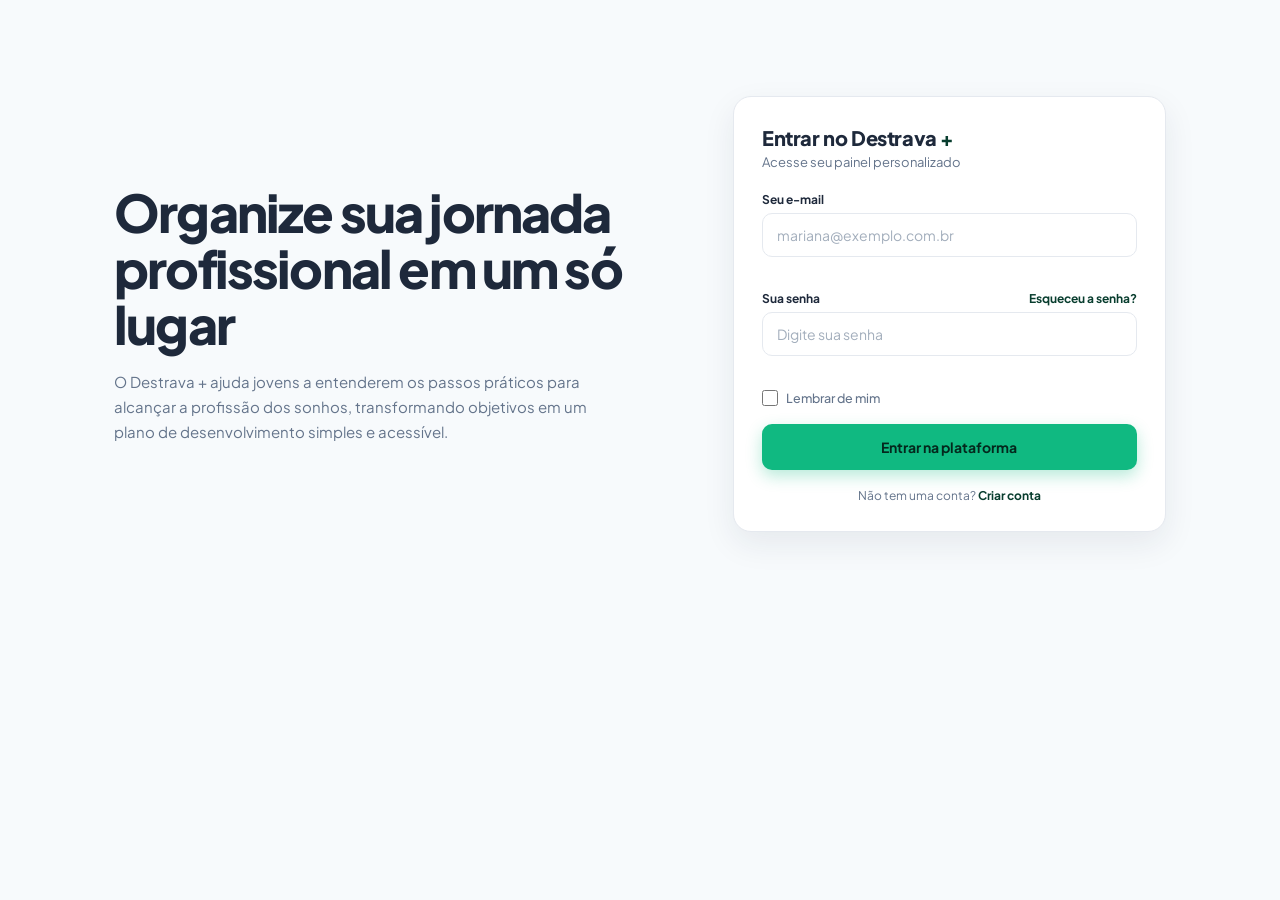
<file: index.html>
<!DOCTYPE html>
<html lang="pt-br">
<head>
    <meta charset="UTF-8">
    <meta name="viewport" content="width=device-width, initial-scale=1.0">
    <title>Login | Destrava +</title>
    <link rel="icon" type="image/png" href="assets/img/logo.png">
    <link rel="preconnect" href="https://fonts.googleapis.com">
    <link rel="preconnect" href="https://fonts.gstatic.com" crossorigin>
    <link href="https://fonts.googleapis.com/css2?family=Plus+Jakarta+Sans:wght@400;500;600;700;800&display=swap" rel="stylesheet">
    <link rel="stylesheet" href="assets/CSS/tokens.css">
    <link rel="stylesheet" href="assets/CSS/cadastro-e-login.css">
</head>
<body>

    <main id="conteudo-login">
        <section class="apresentacao">
            <h2>Organize sua jornada profissional em um só lugar</h2>
            <p>O Destrava + ajuda jovens a entenderem os passos práticos para alcançar a profissão dos sonhos, transformando objetivos em um plano de desenvolvimento simples e acessível.</p>
        </section>

        <div class="bloco bloco-login">

            <!-- LOGIN -->
            <section id="painel-login">
                <h1>Entrar no Destrava <em>+</em></h1>
                <p class="subtitulo">Acesse seu painel personalizado</p>

                <form id="form-login" action="#" method="post" novalidate>
                    <div class="campo">
                        <label for="input-email">Seu e-mail</label>
                        <input type="email" id="input-email" name="email" placeholder="mariana@exemplo.com.br" autocomplete="email" required>
                        <p class="erro" id="erro-email" role="alert"></p>
                    </div>

                    <div class="campo">
                        <div class="linha-label">
                            <label for="input-password">Sua senha</label>
                            <a href="pages/recuperar-senha.html" class="link-forgotten-password">Esqueceu a senha?</a>
                        </div>
                        <input type="password" id="input-password" name="senha" placeholder="Digite sua senha" autocomplete="current-password" required>
                        <p class="erro" id="erro-senha" role="alert"></p>
                    </div>

                    <div class="campo campo-options">
                        <label class="campo-checkbox">
                            <input type="checkbox" id="input-memory" name="lembrar">
                            Lembrar de mim
                        </label>
                    </div>

                    <button type="submit">Entrar na plataforma</button>
                </form>

                <p class="cadastro-login">
                    Não tem uma conta? <a class="link-troca" href="pages/cadastro.html">Criar conta</a>
                </p>
            </section>
        </div>
    </main>
    <script src="assets/JS/auth-utils.js"></script>
    <script src="assets/JS/login.js"></script>
</body>
</html>
</file>
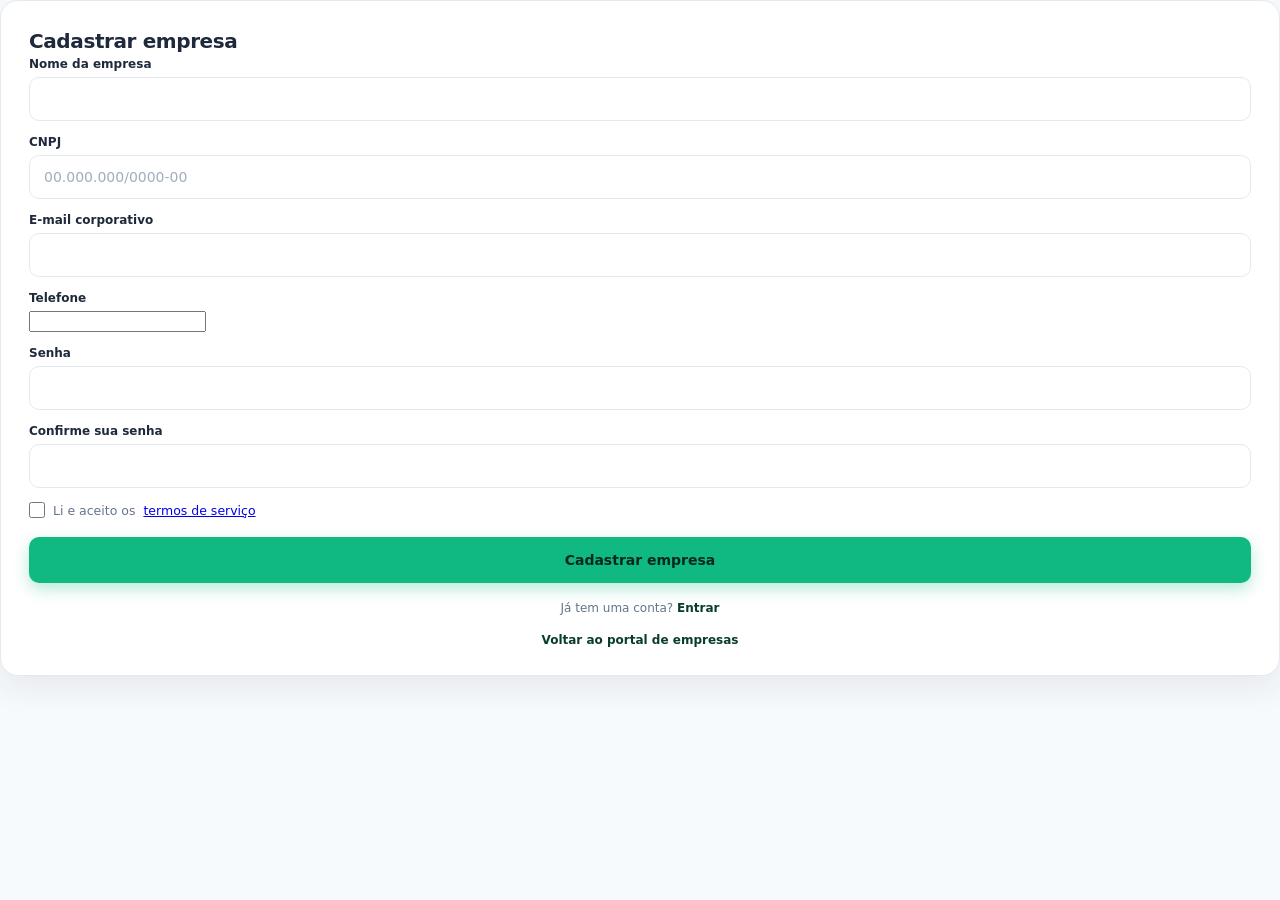
<file: pages/cadastro-empresas.html>
<!DOCTYPE html>
<html lang="pt-br">
<head>
	<meta charset="UTF-8">
	<meta name="viewport" content="width=device-width, initial-scale=1.0">
	<title>Cadastro de empresa</title>
	<link rel="stylesheet" href="../assets/CSS/tokens.css">
	<link rel="stylesheet" href="../assets/CSS/cadastro-e-login.css">
</head>
<body>
	<main id="conteudo-cadastro">
		<div class="bloco bloco-cadastro">
			<div class="cadastro-marca">

			</div>
			<h1>Cadastrar empresa</h1>

			<form id="form" action="#" method="post">
				<div class="campo">
					<label for="input-nome-empresa">Nome da empresa</label>
					<input type="text" id="input-nome-empresa" name="nomeEmpresa" autocomplete="organization" required>
				</div>

				<div class="campo">
					<label for="input-cnpj-empresa">CNPJ</label>
					<input type="text" id="input-cnpj-empresa" name="cnpj" inputmode="numeric" placeholder="00.000.000/0000-00" required>
				</div>

				<div class="campo">
					<label for="input-email-empresa">E-mail corporativo</label>
					<input type="email" id="input-email-empresa" name="email" autocomplete="email" required>
				</div>

				<div class="campo">
					<label for="input-telefone-empresa">Telefone</label>
					<input type="tel" id="input-telefone-empresa" name="telefone" autocomplete="tel">
				</div>

				<div class="campo">
					<label for="input-senha-empresa">Senha</label>
					<input type="password" id="input-senha-empresa" name="senha" autocomplete="new-password" required>
				</div>

				<div class="campo">
					<label for="input-confirmar-senha-empresa">Confirme sua senha</label>
					<input type="password" id="input-confirmar-senha-empresa" name="confirmarSenha" autocomplete="new-password" required>
				</div>

				<div class="campo campo-checkbox">
					<label class="campo-checkbox">
						<input type="checkbox" id="input-termos-empresa" name="termos" required>
						Li e aceito os <a href="termos-de-servico.html">termos de serviço</a>
					</label>
				</div>
				<br>
				<button type="submit">Cadastrar empresa</button>
			</form>

			<p class="cadastro-login">
				Já tem uma conta? <a href="../index.html">Entrar</a>
			</p>
			<p class="cadastro-login">
				<a href="inicio-empresas.html">Voltar ao portal de empresas</a>
			</p>
		</div>
	</main>

	<script src="../assets/JS/auth-utils.js"></script>
	<script src="../assets/JS/cadastro.js"></script>
</body>
</html>
</file>
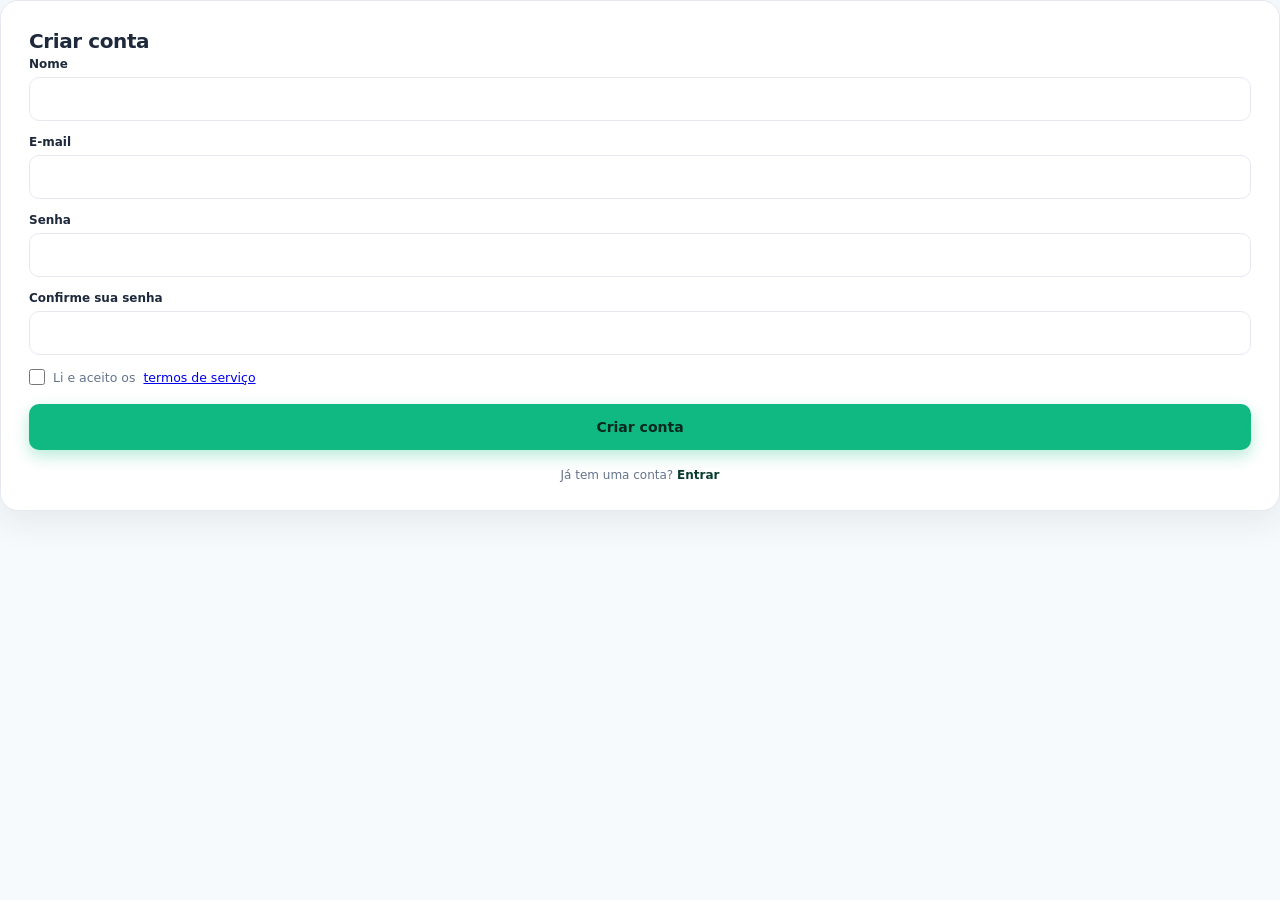
<file: pages/cadastro.html>
<!DOCTYPE html>
<html lang="pt-br">

<head>
    <meta charset="UTF-8">
    <meta name="viewport" content="width=device-width, initial-scale=1.0">
    <title>Cadastro</title>
    <link rel="stylesheet" href="../assets/CSS/tokens.css">
    <link rel="stylesheet" href="../assets/CSS/cadastro-e-login.css">
    <link rel="stylesheet" href="../assets/CSS/header.css">
</head>

<body>

    <main id="conteudo-cadastro">

        <div class="bloco bloco-cadastro">
            <div class="cadastro-marca">

            </div>
            <h1>Criar conta</h1>
            <form id="form-cadastro" action="#" method="post" novalidate>
                <div class="campo">
                    <label for="input-nome">Nome</label>
                    <input type="text" id="input-nome" name="nome" required>
                </div>

                <div class="campo">
                    <label for="input-email-cadastro">E-mail</label>
                    <input type="email" id="input-email-cadastro" name="email" required>
                </div>

                <div class="campo">
                    <label for="input-senha-cadastro">Senha</label>
                    <input type="password" id="input-senha-cadastro" name="password" required>
                </div>

                <div class="campo">
                    <label for="input-confirmar-senha">Confirme sua senha</label>
                    <input type="password" id="input-confirmar-senha" name="confirmarSenha" required>
                </div>

                <div class="campo campo-checkbox">
                    <label class="campo-checkbox">
                        <input type="checkbox" id="input-termos" name="termos" required>
                        Li e aceito os <a href="termos-de-servico.html">termos de serviço</a>
                    </label>
                </div>
                <br>
                <button type="submit">Criar conta</button>
            </form>

            <p class="cadastro-login">
                Já tem uma conta? <a href="../index.html">Entrar</a>
            </p>
        </div>
    </main>

    <script src="../assets/JS/auth-utils.js"></script>
    <script src="../assets/JS/cadastro.js"></script>
</body>
</file>
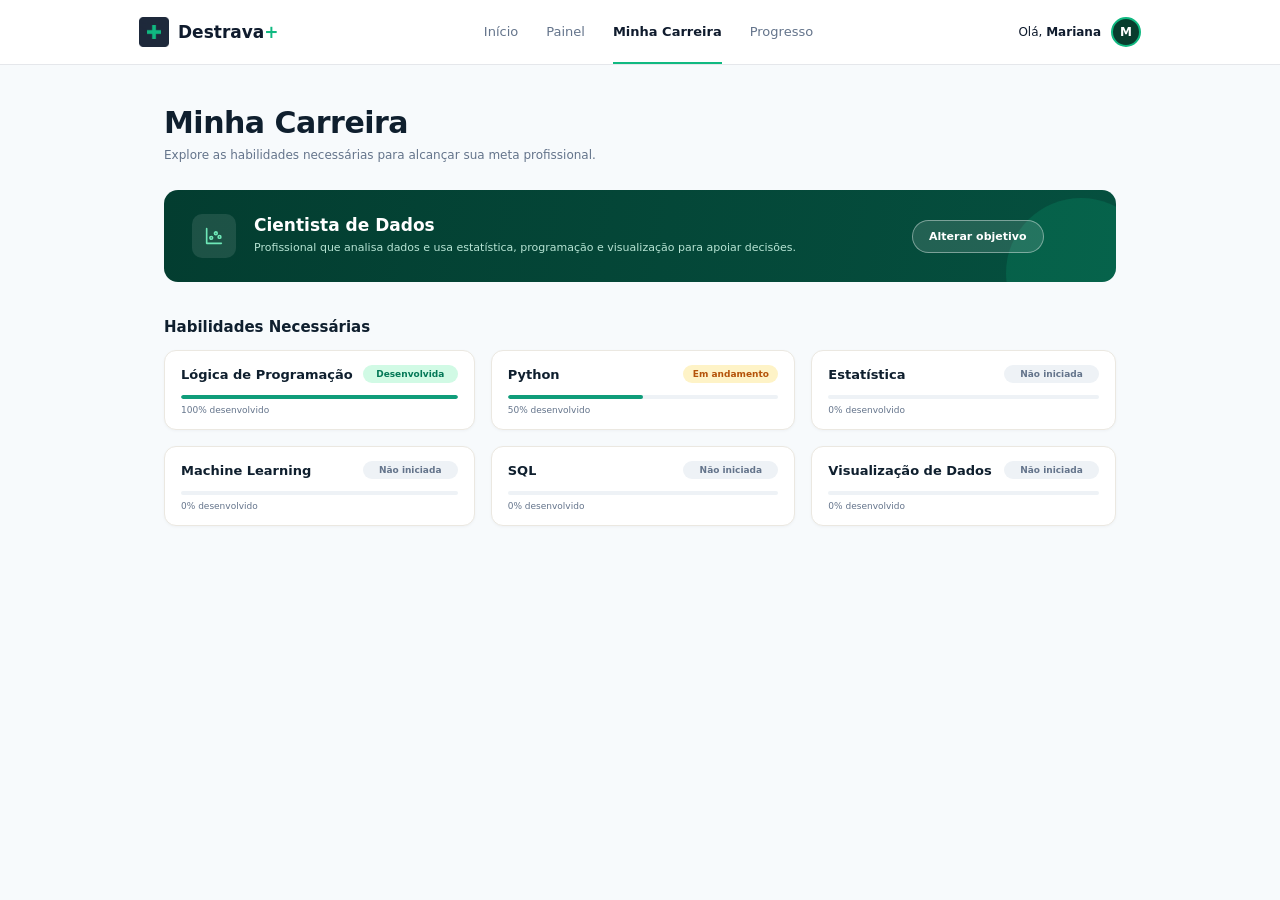
<file: pages/carreira.html>
<!DOCTYPE html>
<html lang="pt-br">
<head>
    <meta charset="UTF-8">
    <meta name="viewport" content="width=device-width, initial-scale=1.0">
    <title>Destrava + · Minha Carreira</title>
    <link rel="preconnect" href="https://fonts.googleapis.com">
    <link rel="stylesheet" href="../assets/CSS/tokens.css">
    <link rel="stylesheet" href="../assets/CSS/carreira.css">
    <link rel="stylesheet" href="../assets/CSS/header.css">
</head>
<body>

   
    <header class="app-header">
        <div class="app-header__inner">
            <a class="app-brand" href="carreira.html">
                <img src="../assets/img/logo.png" alt="" width="30" height="30">
                <span>Destrava<b>+</b></span>
            </a>
            <nav class="app-nav" aria-label="Navegação principal">
                <a href="inicio.html">Início</a>
                <a href="painel.html">Painel</a>
                <a href="carreira.html" aria-current="page">Minha Carreira</a>
                <a href="progresso.html">Progresso</a>
            </nav>
            <a class="app-user" href="../index.html" aria-label="Sair da conta de Mariana e voltar para o login"
                title="Sair e voltar para o login">
                <span class="app-user__greeting">Olá, <strong>Mariana</strong></span>
                <span class="app-user__avatar" aria-hidden="true">M</span>
            </a>
        </div>

    </header>

    <main class="container">

        <section class="titulo-pagina">
            <h1>Minha Carreira</h1>
            <p>Explore as habilidades necessárias para alcançar sua meta profissional.</p>
        </section>

        <section class="objetivo" aria-label="Objetivo profissional">
            <div class="objetivo__icone" aria-hidden="true">
                <svg width="22" height="22" viewBox="0 0 24 24" fill="none" stroke="currentColor" stroke-width="1.8" stroke-linecap="round" stroke-linejoin="round">
                    <path d="M4 4v16h16"/><circle cx="9" cy="14" r="1.5"/><circle cx="14" cy="9" r="1.5"/><circle cx="18" cy="13" r="1.5"/>
                </svg>
            </div>
            <div class="objetivo__texto">
                <h2 id="objetivoTitulo" data-objetivo-titulo>Cientista de Dados</h2>
                <p id="objetivoDescricao" data-objetivo-descricao>Profissional que analisa dados e usa estatística, programação e visualização para apoiar decisões.</p>
            </div>
            <button type="button" class="botao-claro" id="botaoAlterar" aria-expanded="false" aria-controls="formObjetivo">Alterar objetivo</button>
        </section>

        <form class="form-objetivo" id="formObjetivo" hidden>
            <h3>Qual é o seu objetivo profissional?</h3>

            <label for="campoTitulo">Profissão ou área</label>
            <input type="text" id="campoTitulo" maxlength="40" placeholder="Ex.: Analista de Marketing" required>

            <label for="campoDescricao">Descrição <span>(opcional)</span></label>
            <textarea id="campoDescricao" rows="3" maxlength="220" placeholder="Em uma ou duas frases, o que essa profissão faz?"></textarea>

            <div class="form-objetivo__botoes">
                <button type="submit" class="botao-principal">Salvar objetivo</button>
                <button type="button" class="botao-secundario" id="botaoCancelar">Cancelar</button>
            </div>
        </form>

        <section id="trilha" class="trilha">
            <h2>Habilidades Necessárias</h2>

            <div class="cards">
                <article class="card" data-status="desenvolvida">
                    <div class="card__topo">
                        <h3 title="Lógica de Programação">Lógica de Programação</h3>
                        <select class="card__status" aria-label="Status de Lógica de Programação">
                            <option value="nao-iniciada">Não iniciada</option>
                            <option value="em-andamento">Em andamento</option>
                            <option value="desenvolvida" selected>Desenvolvida</option>
                        </select>
                    </div>
                    <div class="barra"><div class="barra__preenchida"></div></div>
                    <p class="card__progresso">100% desenvolvido</p>
                </article>

                <article class="card" data-status="em-andamento">
                    <div class="card__topo">
                        <h3 title="Python">Python</h3>
                        <select class="card__status" aria-label="Status de Python">
                            <option value="nao-iniciada">Não iniciada</option>
                            <option value="em-andamento" selected>Em andamento</option>
                            <option value="desenvolvida">Desenvolvida</option>
                        </select>
                    </div>
                    <div class="barra"><div class="barra__preenchida"></div></div>
                    <p class="card__progresso">60% desenvolvido</p>
                </article>

                <article class="card" data-status="nao-iniciada">
                    <div class="card__topo">
                        <h3 title="Estatística">Estatística</h3>
                        <select class="card__status" aria-label="Status de Estatística">
                            <option value="nao-iniciada" selected>Não iniciada</option>
                            <option value="em-andamento">Em andamento</option>
                            <option value="desenvolvida">Desenvolvida</option>
                        </select>
                    </div>
                    <div class="barra"><div class="barra__preenchida"></div></div>
                    <p class="card__progresso">0% desenvolvido</p>
                </article>

                <article class="card" data-status="nao-iniciada">
                    <div class="card__topo">
                        <h3 title="Machine Learning">Machine Learning</h3>
                        <select class="card__status" aria-label="Status de Machine Learning">
                            <option value="nao-iniciada" selected>Não iniciada</option>
                            <option value="em-andamento">Em andamento</option>
                            <option value="desenvolvida">Desenvolvida</option>
                        </select>
                    </div>
                    <div class="barra"><div class="barra__preenchida"></div></div>
                    <p class="card__progresso">0% desenvolvido</p>
                </article>

                <article class="card" data-status="nao-iniciada">
                    <div class="card__topo">
                        <h3 title="SQL">SQL</h3>
                        <select class="card__status" aria-label="Status de SQL">
                            <option value="nao-iniciada" selected>Não iniciada</option>
                            <option value="em-andamento">Em andamento</option>
                            <option value="desenvolvida">Desenvolvida</option>
                        </select>
                    </div>
                    <div class="barra"><div class="barra__preenchida"></div></div>
                    <p class="card__progresso">0% desenvolvido</p>
                </article>

                <article class="card" data-status="nao-iniciada">
                    <div class="card__topo">
                        <h3 title="Visualização de Dados">Visualização de Dados</h3>
                        <select class="card__status" aria-label="Status de Visualização de Dados">
                            <option value="nao-iniciada" selected>Não iniciada</option>
                            <option value="em-andamento">Em andamento</option>
                            <option value="desenvolvida">Desenvolvida</option>
                        </select>
                    </div>
                    <div class="barra"><div class="barra__preenchida"></div></div>
                    <p class="card__progresso">0% desenvolvido</p>
                </article>
            </div>
        </section>

    </main>
    

    <script src="../assets/JS/app.js"></script>
    <script src="../assets/JS/script.js"></script>
</body>
</html>
</file>
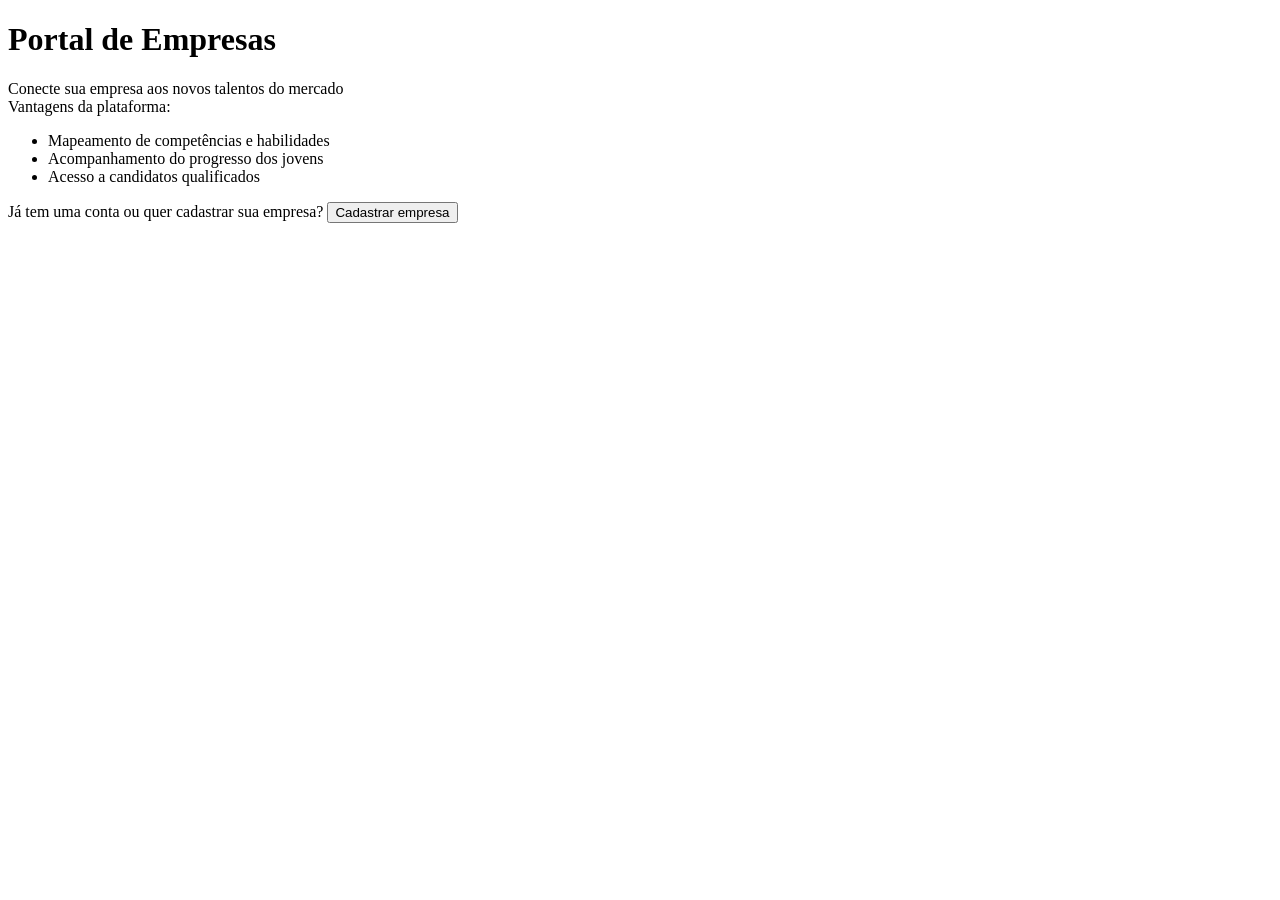
<file: pages/inicio-empresas.html>
<!DOCTYPE html>
<html lang="pt-br">
<head>
    <meta charset="UTF-8">
    <meta name="viewport" content="width=device-width, initial-scale=1.0">
    <title>Início Empresas</title>
    <link rel="stylesheet" href="../assets/CSS/tokens.css">
</head>
<body>
    <main class="contado-cadastro">
        <div class="bloco bloco-cadastro">
            
            <!-- Cabeçalho / Título da página -->
            <div class="cadastro-marca">
                <h1>Portal de Empresas</h1>
            </div>

            <!-- Apresentação -->
            <div class="campo-cadastro">
                <label>Conecte sua empresa aos novos talentos do mercado</label>
            </div>

            <!-- Informações e Vantagens -->
            <div class="campo-cadastro">
                <label>Vantagens da plataforma:</label>
                <ul>
                    <li>Mapeamento de competências e habilidades</li>
                    <li>Acompanhamento do progresso dos jovens</li>
                    <li>Acesso a candidatos qualificados</li>
                </ul>
            </div>

            <!-- Botão de Ação / Link para Cadastro -->
            <div class="campo-cadastro">
                <label>Já tem uma conta ou quer cadastrar sua empresa?</label>
                <a href="cadastro-empresas.html">
                    <button type="button">Cadastrar empresa</button>
                </a>
            </div>

        </div>
    </main>
</body>
</html>
</file>
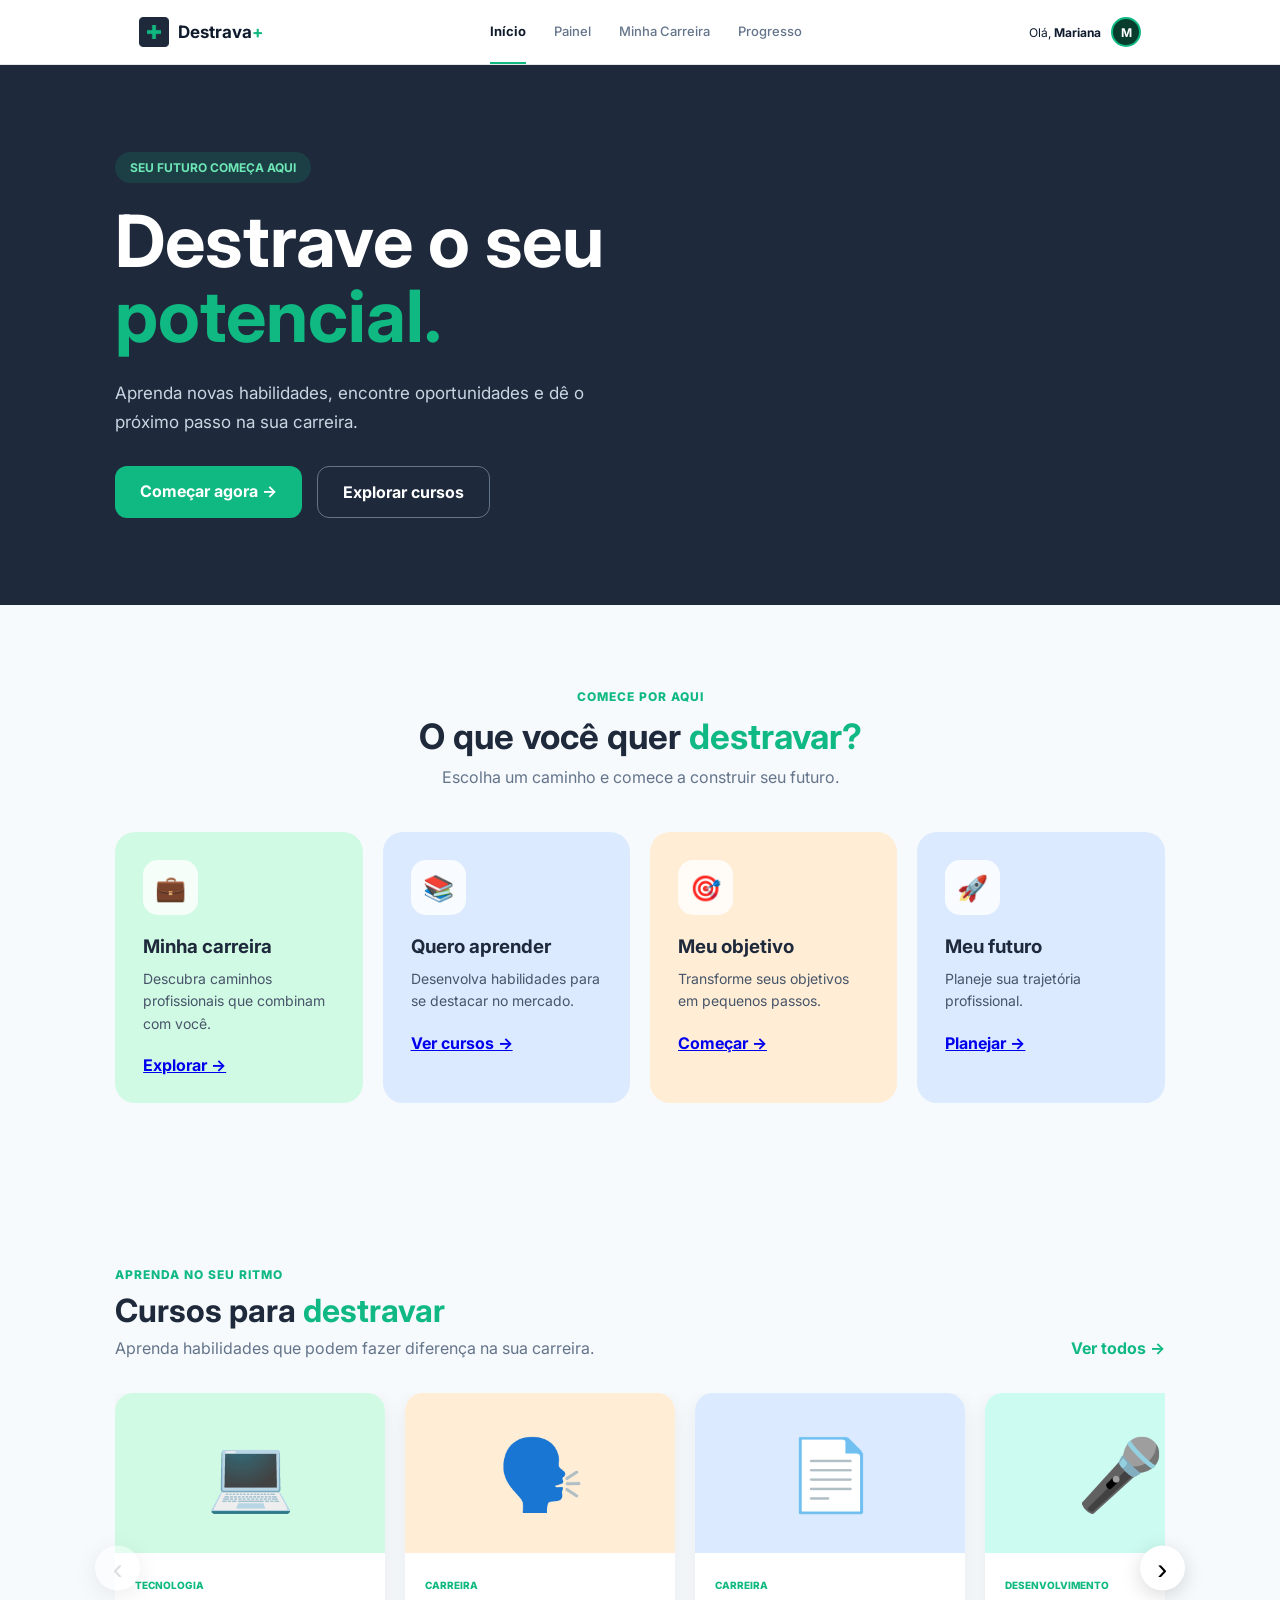
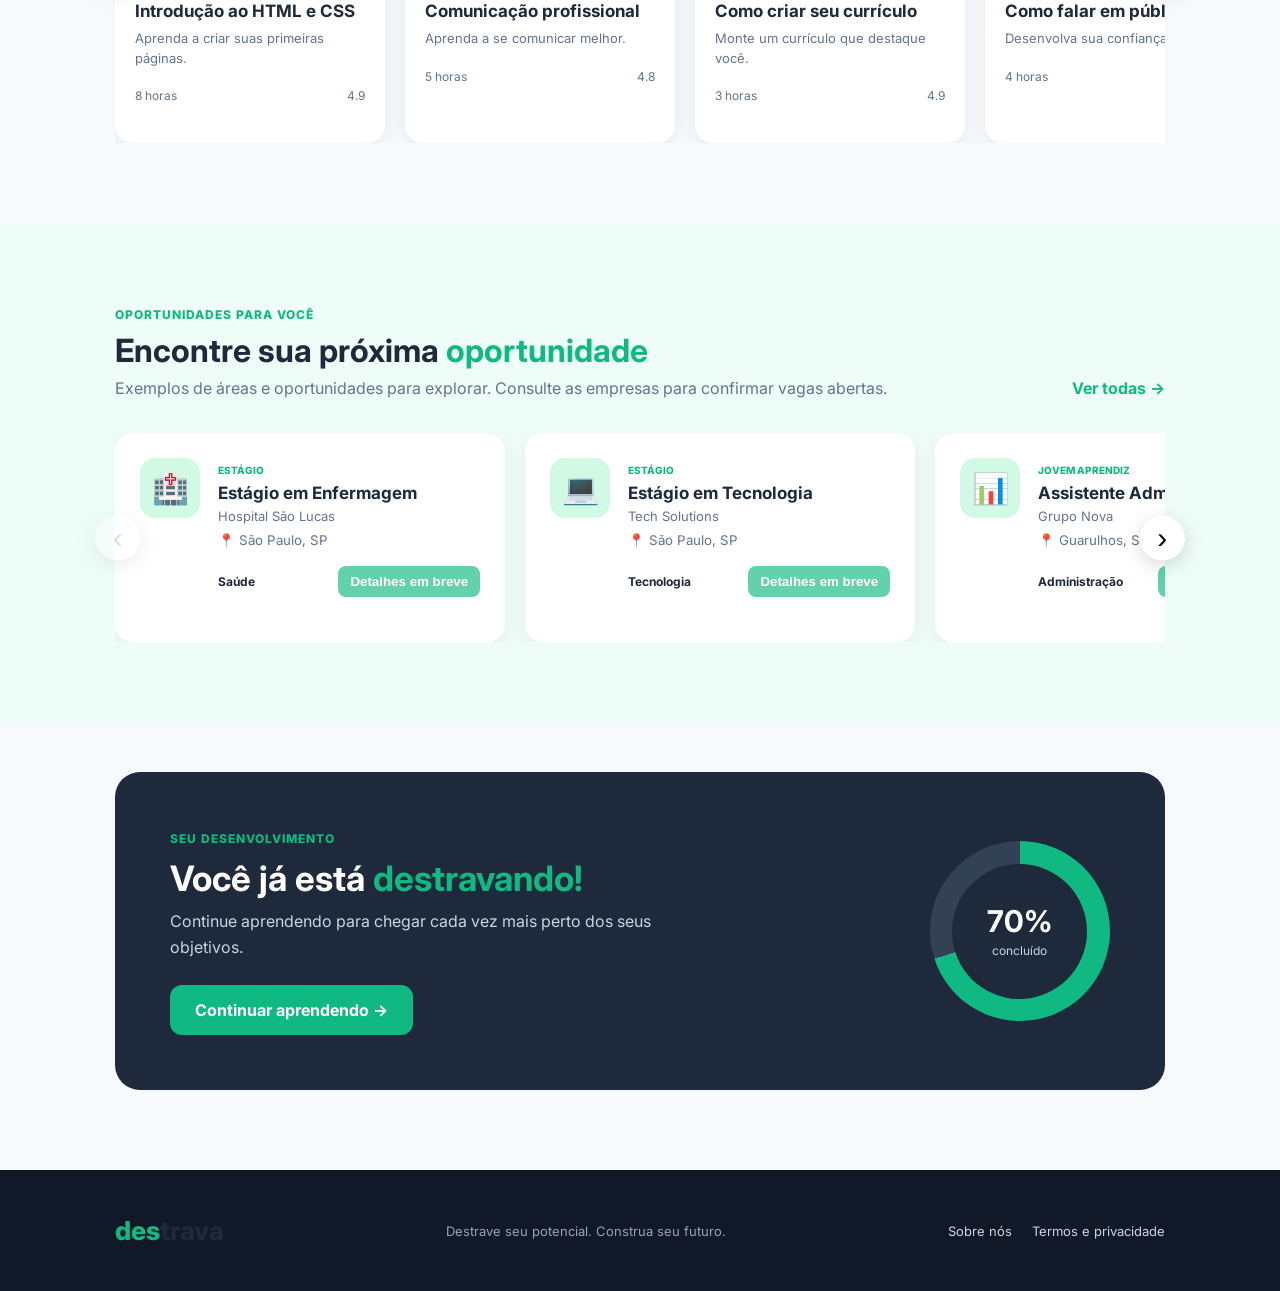
<file: pages/inicio.html>
<!DOCTYPE html>
<html lang="pt-BR">

<head>
    <meta charset="UTF-8">
    <meta name="viewport" content="width=device-width, initial-scale=1">
    <title>Destrava | Seu futuro começa aqui</title>

    <link rel="stylesheet" href="../assets/CSS/tokens.css">
    <link rel="stylesheet" href="../assets/CSS/inicio.css">
    <link rel="stylesheet" href="../assets/CSS/header.css">
    <!-- Fonte -->
    <link rel="preconnect" href="https://fonts.googleapis.com">
    <link rel="preconnect" href="https://fonts.gstatic.com" crossorigin>
    <link href="https://fonts.googleapis.com/css2?family=Inter:wght@400;500;600;700;800&display=swap" rel="stylesheet">
</head>

<body data-auth-required="false">


    <header class="app-header">
        <div class="app-header__inner">
            <a class="app-brand" href="inicio.html">
                <img src="../assets/img/logo.png" alt="" width="30" height="30">
                <span>Destrava<b>+</b></span>
            </a>
            <nav class="app-nav" aria-label="Navegação principal">
                <a href="inicio.html" aria-current="page">Início</a>
                <a href="painel.html">Painel</a>
                <a href="carreira.html">Minha Carreira</a>
                <a href="progresso.html">Progresso</a>
            </nav>
            <a class="app-user" href="../index.html" aria-label="Sair da conta de Mariana e voltar para o login"
                title="Sair e voltar para o login">
                <span class="app-user__greeting">Olá, <strong>Mariana</strong></span>
                <span class="app-user__avatar" aria-hidden="true">M</span>
            </a>
        </div>

    </header>
    <!--HERO-->
    <main>
        <section class="hero">
            <div class="hero-texto">
                <span class="tag"> SEU FUTURO COMEÇA AQUI</span>
                <h1>
                    Destrave o seu
                    <span>potencial.</span>
                </h1>

                <p>
                    Aprenda novas habilidades, encontre oportunidades
                    e dê o próximo passo na sua carreira.
                </p>

                <div class="botoes">

                    <a class="btn-principal" href="painel.html">
                        Começar agora →
                    </a>

                    <a class="btn-secundario" href="#cursos">
                        Explorar cursos
                    </a>

                </div>

            </div>

        </section>

        <!--objetivos-->
        <section class="objetivos">
            <div class="titulo">
                <span>COMECE POR AQUI</span>
                <h2>
                    O que você quer <strong>destravar?</strong>
                </h2>
                <p>
                    Escolha um caminho e comece a construir seu futuro.
                </p>
            </div>

            <div class="cards-objetivos">
                <div class="objetivo-card verde">
                    <div class="icone">💼</div>
                    <h3>Minha carreira</h3>
                    <p>
                        Descubra caminhos profissionais
                        que combinam com você.
                    </p>
                    <a href="carreira.html">Explorar →</a>
                </div>

                <div class="objetivo-card azul">
                    <div class="icone">📚</div>
                    <h3>Quero aprender</h3>
                    <p>
                        Desenvolva habilidades para
                        se destacar no mercado.
                    </p>
                    <a href="#cursos">Ver cursos →</a>
                </div>

                <div class="objetivo-card laranja">
                    <div class="icone">🎯</div>
                    <h3>Meu objetivo</h3>
                    <p>
                        Transforme seus objetivos
                        em pequenos passos.
                    </p>
                    <a href="painel.html">Começar →</a>
                </div>

                <div class="objetivo-card azul-claro">
                    <div class="icone">🚀</div>
                    <h3>Meu futuro</h3>
                    <p>
                        Planeje sua trajetória
                        profissional.
                    </p>
                    <a href="painel.html">Planejar →</a>
                </div>
            </div>
        </section>
        <!--cursos-->
        <section class="secao" id="cursos">
            <div class="titulo-secao">
                <div>
                    <span>APRENDA NO SEU RITMO</span>
                    <h2>
                        Cursos para <strong>destravar</strong>
                    </h2>
                    <p>
                        Aprenda habilidades que podem fazer diferença
                        na sua carreira.
                    </p>
                </div>
                <a href="#carrosselCursos">Ver todos →</a>
            </div>

            <div class="carrossel-container">
                <button class="seta esquerda" id="cursoAnterior" type="button" aria-label="Cursos anteriores" aria-controls="carrosselCursos">
                    ‹
                </button>

                <div class="carrossel" id="carrosselCursos" role="region" aria-label="Cursos disponíveis" tabindex="0">
                    <article class="curso-card">
                        <div class="curso-imagem verde-fundo">
                            💻
                        </div>
                        <div class="curso-conteudo">
                            <span class="categoria">TECNOLOGIA</span>
                            <h3>Introdução ao HTML e CSS</h3>
                            <p>
                                Aprenda a criar suas primeiras páginas.
                            </p>
                            <div class="curso-info">
                                8 horas
                                <span> 4.9</span>
                            </div>
                        </div>

                    </article>

                    <article class="curso-card">
                        <div class="curso-imagem laranja-fundo">
                            🗣️
                        </div>

                        <div class="curso-conteudo">
                            <span class="categoria">CARREIRA</span>
                            <h3>Comunicação profissional</h3>
                            <p>
                                Aprenda a se comunicar melhor.
                            </p>
                            <div class="curso-info">
                                5 horas
                                <span> 4.8</span>
                            </div>
                        </div>
                    </article>

                    <article class="curso-card">
                        <div class="curso-imagem azul-fundo">
                            📄
                        </div>
                        <div class="curso-conteudo">
                            <span class="categoria">CARREIRA</span>
                            <h3>Como criar seu currículo</h3>
                            <p>
                                Monte um currículo que destaque você.
                            </p>
                            <div class="curso-info">
                                3 horas
                                <span> 4.9</span>
                            </div>
                        </div>

                    </article>

                    <article class="curso-card">
                        <div class="curso-imagem verde2-fundo">
                            🎤
                        </div>
                        <div class="curso-conteudo">
                            <span class="categoria">DESENVOLVIMENTO</span>
                            <h3>Como falar em público</h3>
                            <p>
                                Desenvolva sua confiança.
                            </p>
                            <div class="curso-info">
                                4 horas
                                <span> 4.7</span>
                            </div>

                        </div>

                    </article>

                    <article class="curso-card">
                        <div class="curso-imagem azul-fundo">📊</div>
                        <div class="curso-conteudo">
                            <span class="categoria">TECNOLOGIA</span>
                            <h3>Primeiros passos com análise de dados</h3>
                            <p>Conheça planilhas, gráficos e conceitos de análise.</p>
                            <div class="curso-info">6 horas <span>Iniciante</span></div>
                        </div>
                    </article>

                    <article class="curso-card">
                        <div class="curso-imagem verde2-fundo">🐍</div>
                        <div class="curso-conteudo">
                            <span class="categoria">TECNOLOGIA</span>
                            <h3>Lógica de programação com Python</h3>
                            <p>Pratique variáveis, condições e repetições.</p>
                            <div class="curso-info">10 horas <span>Iniciante</span></div>
                        </div>
                    </article>

                    <article class="curso-card">
                        <div class="curso-imagem laranja-fundo">💰</div>
                        <div class="curso-conteudo">
                            <span class="categoria">FINANÇAS</span>
                            <h3>Organização financeira pessoal</h3>
                            <p>Aprenda a planejar gastos e acompanhar seu orçamento.</p>
                            <div class="curso-info">3 horas <span>Iniciante</span></div>
                        </div>
                    </article>

                    <article class="curso-card">
                        <div class="curso-imagem verde-fundo">🎨</div>
                        <div class="curso-conteudo">
                            <span class="categoria">DESIGN</span>
                            <h3>Fundamentos de design gráfico</h3>
                            <p>Explore cores, composição e comunicação visual.</p>
                            <div class="curso-info">5 horas <span>Iniciante</span></div>
                        </div>
                    </article>

                    <article class="curso-card">
                        <div class="curso-imagem azul-fundo">🛍️</div>
                        <div class="curso-conteudo">
                            <span class="categoria">NEGÓCIOS</span>
                            <h3>Atendimento e experiência do cliente</h3>
                            <p>Pratique escuta, comunicação e resolução de problemas.</p>
                            <div class="curso-info">4 horas <span>Iniciante</span></div>
                        </div>
                    </article>

                </div>
                <button class="seta direita" id="cursoProximo" type="button" aria-label="Próximos cursos" aria-controls="carrosselCursos">
                    ›
                </button>

            </div>

        </section>
        <!-- vagas-->
        <section class="secao oportunidades" id="oportunidades">
            <div class="titulo-secao">
                <div>
                    <span>OPORTUNIDADES PARA VOCÊ</span>
                    <h2>
                        Encontre sua próxima <strong>oportunidade</strong>
                    </h2>
                    <p>Exemplos de áreas e oportunidades para explorar. Consulte as empresas para confirmar vagas abertas.</p>
                </div>
                <a href="#carrosselVagas">Ver todas →</a>
            </div>

            <div class="carrossel-container">
                <button class="seta esquerda" id="vagaAnterior" type="button" aria-label="Oportunidades anteriores" aria-controls="carrosselVagas">
                    ‹
                </button>
                <div class="carrossel" id="carrosselVagas" role="region" aria-label="Oportunidades profissionais" tabindex="0">
                    <article class="vaga-card">
                        <div class="empresa-logo">
                            🏥
                        </div>
                        <div class="vaga-conteudo">
                            <span class="tipo-vaga">
                                ESTÁGIO
                            </span>
                            <h3>Estágio em Enfermagem</h3>
                            <p>Hospital São Lucas</p>
                            <small>
                                📍 São Paulo, SP
                            </small>
                            <div class="vaga-final">
                                <span>
                                    Saúde
                                </span>
                                <button type="button" disabled>Detalhes em breve</button>
                            </div>
                        </div>
                    </article>

                    <article class="vaga-card">
                        <div class="empresa-logo">
                            💻
                        </div>
                        <div class="vaga-conteudo">
                            <span class="tipo-vaga">
                                ESTÁGIO
                            </span>
                            <h3>Estágio em Tecnologia</h3>
                            <p>Tech Solutions</p>
                            <small>
                                📍 São Paulo, SP
                            </small>
                            <div class="vaga-final">
                                <span>
                                    Tecnologia
                                </span>
                                <button type="button" disabled>Detalhes em breve</button>
                            </div>
                        </div>
                    </article>
                    <article class="vaga-card">
                        <div class="empresa-logo">
                            📊
                        </div>
                        <div class="vaga-conteudo">
                            <span class="tipo-vaga">
                                JOVEM APRENDIZ
                            </span>
                            <h3>Assistente Administrativo</h3>
                            <p>Grupo Nova </p>
                            <small>
                                📍 Guarulhos, SP
                            </small>
                            <div class="vaga-final">
                                <span>
                                    Administração
                                </span>
                                <button type="button" disabled>Detalhes em breve</button>
                            </div>
                        </div>
                    </article>

                    <article class="vaga-card">
                        <div class="empresa-logo">
                            📱
                        </div>
                        <div class="vaga-conteudo">
                            <span class="tipo-vaga">
                                ESTÁGIO
                            </span>
                            <h3>Estágio em Marketing</h3>
                            <p>Conecta Digital </p>
                            <small>
                                📍 São Paulo, SP
                            </small>
                            <div class="vaga-final">
                                <span>
                                    Marketing
                                </span>
                                <button type="button" disabled>Detalhes em breve</button>
                            </div>
                        </div>
                    </article>

                    <article class="vaga-card">
                        <div class="empresa-logo">🎨</div>
                        <div class="vaga-conteudo">
                            <span class="tipo-vaga">ESTÁGIO</span>
                            <h3>Assistente de Design Gráfico</h3>
                            <p>Estúdio Criativo </p>
                            <small>📍 Remoto</small>
                            <div class="vaga-final">
                                <span>Design e comunicação</span>
                                <button type="button" disabled>Detalhes em breve</button>
                            </div>
                        </div>
                    </article>

                    <article class="vaga-card">
                        <div class="empresa-logo">📈</div>
                        <div class="vaga-conteudo">
                            <span class="tipo-vaga">JOVEM APRENDIZ</span>
                            <h3>Assistente de Recursos Humanos</h3>
                            <p>Conexão Pessoas </p>
                            <small>📍 São Paulo, SP</small>
                            <div class="vaga-final">
                                <span>Recursos humanos</span>
                                <button type="button" disabled>Detalhes em breve</button>
                            </div>
                        </div>
                    </article>

                    <article class="vaga-card">
                        <div class="empresa-logo">🍳</div>
                        <div class="vaga-conteudo">
                            <span class="tipo-vaga">JOVEM APRENDIZ</span>
                            <h3>Auxiliar de Cozinha</h3>
                            <p>Sabor &amp; Arte </p>
                            <small>📍 Campinas, SP</small>
                            <div class="vaga-final">
                                <span>Gastronomia</span>
                                <button type="button" disabled>Detalhes em breve</button>
                            </div>
                        </div>
                    </article>

                    <article class="vaga-card">
                        <div class="empresa-logo">⚙️</div>
                        <div class="vaga-conteudo">
                            <span class="tipo-vaga">ESTÁGIO</span>
                            <h3>Estágio em Engenharia Ambiental</h3>
                            <p>Verde Futuro </p>
                            <small>📍 Sorocaba, SP</small>
                            <div class="vaga-final">
                                <span>Meio ambiente</span>
                                <button type="button" disabled>Detalhes em breve</button>
                            </div>
                        </div>
                    </article>

                    <article class="vaga-card">
                        <div class="empresa-logo">🐾</div>
                        <div class="vaga-conteudo">
                            <span class="tipo-vaga">JOVEM APRENDIZ</span>
                            <h3>Auxiliar de Clínica Veterinária</h3>
                            <p>Bem-Estar Animal</p>
                            <small>📍 Santos, SP</small>
                            <div class="vaga-final">
                                <span>Saúde animal</span>
                                <button type="button" disabled>Detalhes em breve</button>
                            </div>
                        </div>
                    </article>

                    <article class="vaga-card">
                        <div class="empresa-logo">📦</div>
                        <div class="vaga-conteudo">
                            <span class="tipo-vaga">JOVEM APRENDIZ</span>
                            <h3>Assistente de Logística</h3>
                            <p>Rota Certa </p>
                            <small>📍 Guarulhos, SP</small>
                            <div class="vaga-final">
                                <span>Logística</span>
                                <button type="button" disabled>Detalhes em breve</button>
                            </div>
                        </div>
                    </article>
                </div>
                <button class="seta direita" id="vagaProxima" type="button" aria-label="Próximas oportunidades" aria-controls="carrosselVagas">
                    ›
                </button>
            </div>
        </section>
        <!--progresso-->
        <section class="progresso">
            <div>
                <span>SEU DESENVOLVIMENTO</span>
                <h2>
                    Você já está <strong>destravando!</strong>
                </h2>
                <p>
                    Continue aprendendo para chegar cada vez mais perto
                    dos seus objetivos.
                </p>
                <a class="btn-principal" href="painel.html">
                    Continuar aprendendo →
                </a>
            </div>

            <div class="progresso-circulo">
                <div class="circulo">
                    <div>
                        <strong>70%</strong>
                        <span>concluído</span>
                    </div>
                </div>
            </div>
        </section>
    </main>

    <footer id="sobre">
        <div class="logo">
            <span>des</span>trava
        </div>
        <p>
            Destrave seu potencial. Construa seu futuro.
        </p>
        <div class="footer-links">
            <a href="#sobre">Sobre nós</a>
            <a href="termos-de-servico.html">Termos e privacidade</a>
        </div>
    </footer>
    <script src="../assets/JS/app.js"></script>
    <script src="../assets/JS/inicio.js"></script>
</body>

</html>
</file>
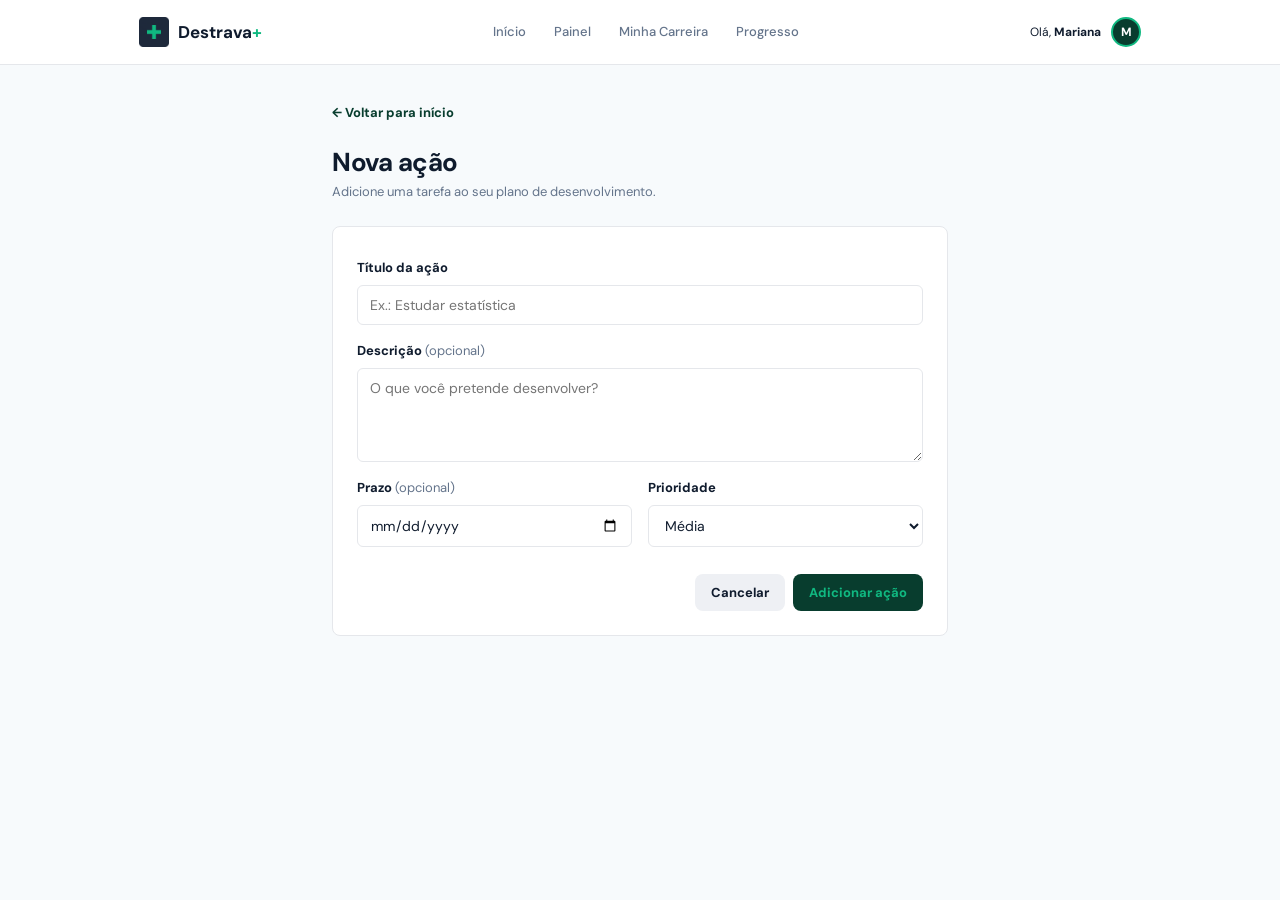
<file: pages/nova-acao.html>
<!DOCTYPE html>
<html lang="pt-BR">
<head>
    <meta charset="UTF-8">
    <meta name="viewport" content="width=device-width, initial-scale=1">
    <title>Destrava+ | Nova Ação</title>
    <link rel="preconnect" href="https://fonts.googleapis.com">
    <link rel="preconnect" href="https://fonts.gstatic.com" crossorigin>
    <link href="https://fonts.googleapis.com/css2?family=DM+Sans:wght@400;500;700&display=swap" rel="stylesheet">
    <link rel="stylesheet" href="../assets/CSS/tokens.css">
    <link rel="stylesheet" href="../assets/CSS/painel.css">
    <link rel="stylesheet" href="../assets/CSS/header.css">
</head>
<body data-auth-required="false">
    <header class="app-header">
        <div class="app-header__inner">
            <a class="app-brand" href="inicio.html">
                <img src="../assets/img/logo.png" alt="" width="30" height="30">
                <span>Destrava<b>+</b></span>
            </a>
            <nav class="app-nav" aria-label="Navegação principal">
                <a href="inicio.html">Início</a>
                <a href="painel.html">Painel</a>
                <a href="carreira.html">Minha Carreira</a>
                <a href="progresso.html">Progresso</a>
            </nav>
            <a class="app-user" href="../index.html" aria-label="Sair da conta de Mariana e voltar para o login" title="Sair e voltar para o login">
                <span class="app-user__greeting">Olá, <strong>Mariana</strong></span>
                <span class="app-user__avatar" aria-hidden="true">M</span>
            </a>
        </div>
    </header>

    <main class="pagina-acao">
        <a class="voltar" href="inicio.html">← Voltar para início</a>
        <h1>Nova ação</h1>
        <p class="sub">Adicione uma tarefa ao seu plano de desenvolvimento.</p>
        <form class="form-acao" id="formAcao">
            <label for="titulo">Título da ação</label>
            <input id="titulo" name="titulo" placeholder="Ex.: Estudar estatística" required autocomplete="off" maxlength="100">
            <label for="descricao">Descrição <span>(opcional)</span></label>
            <textarea id="descricao" name="descricao" rows="4" placeholder="O que você pretende desenvolver?"></textarea>
            <div class="campos-acao">
                <div>
                    <label for="prazo">Prazo <span>(opcional)</span></label>
                    <input id="prazo" name="prazo" type="date">
                </div>
                <div>
                    <label for="prioridade">Prioridade</label>
                    <select id="prioridade" name="prioridade">
                        <option value="baixa">Baixa</option>
                        <option value="media" selected>Média</option>
                        <option value="alta">Alta</option>
                    </select>
                </div>
            </div>
            <div class="acoes-form">
                <a class="btn claro" href="inicio.html">Cancelar</a>
                <button class="btn" type="submit">Adicionar ação</button>
            </div>
        </form>
    </main>
    <script src="../assets/JS/app.js"></script>
    <script src="../assets/JS/acao.js"></script>
</body>
</html>
</file>
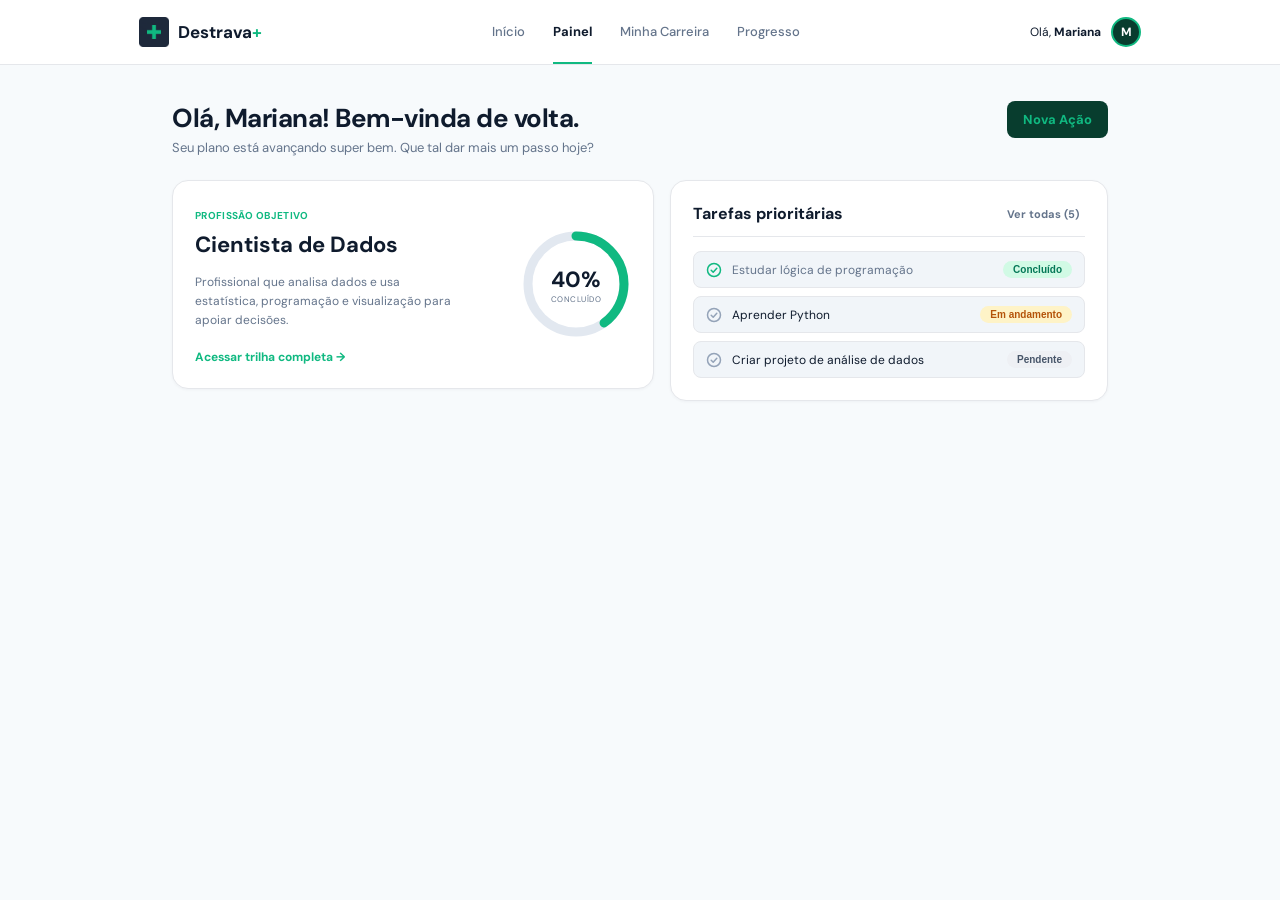
<file: pages/painel.html>
<!DOCTYPE html>
<html lang="pt-BR">
<head>
  <meta charset="UTF-8">
  <meta name="viewport" content="width=device-width, initial-scale=1">
  <title>Destrava+ | Painel</title>

  <link rel="preconnect" href="https://fonts.googleapis.com">
  <link rel="preconnect" href="https://fonts.gstatic.com" crossorigin>
  <link href="https://fonts.googleapis.com/css2?family=DM+Sans:wght@400;500;700&display=swap" rel="stylesheet">


  <link rel="stylesheet" href="../assets/CSS/tokens.css">
  <link rel="stylesheet" href="../assets/CSS/painel.css">
  <link rel="stylesheet" href="../assets/CSS/header.css">
</head>
<body data-auth-required="false">

  <header class="app-header">
    <div class="app-header__inner">
      <a class="app-brand" href="painel.html">
        <img src="../assets/img/logo.png" alt="" width="30" height="30">
        <span>Destrava<b>+</b></span>
      </a>
      <nav class="app-nav" aria-label="Navegação principal">
        <a href="inicio.html">Início</a>
        <a href="painel.html" aria-current="page">Painel</a>
        <a href="carreira.html">Minha Carreira</a>
        <a href="progresso.html">Progresso</a>
      </nav>
      <a class="app-user" href="../index.html" aria-label="Sair da conta de Mariana e voltar para o login" title="Sair e voltar para o login">
        <span class="app-user__greeting">Olá, <strong>Mariana</strong></span>
        <span class="app-user__avatar" aria-hidden="true">M</span>
      </a>
    </div>
  </header>

  <main>

    <!-- Título de boas-vindas + botão de nova ação -->
    <div class="cabecalho">
      <div>
        <h1>Olá, Mariana! Bem-vinda de volta.</h1>
        <p class="sub">Seu plano está avançando super bem. Que tal dar mais um passo hoje?</p>
      </div>
      <a class="btn" href="nova-acao.html">Nova Ação</a>
    </div>

   
    <div class="grade">

      <!-- CARD 1: profissão objetivo e anel de progresso -->
      <section class="card profissao">
        <div>
          <span class="rotulo">PROFISSÃO OBJETIVO</span>
          <h2 data-objetivo-titulo>Cientista de Dados</h2>
          <p data-objetivo-descricao>Profissional que analisa dados e usa estatística, programação e visualização para apoiar decisões.</p>
          <a class="trilha" href="carreira.html#trilha">Acessar trilha completa →</a>
        </div>

        <!-- Anel de porcentagem. -->
        <div class="anel" id="anel" role="img" aria-label="Progresso">
          <svg width="110" height="110" viewBox="0 0 110 110">
            <circle class="fundo" cx="55" cy="55" r="48"/>
            <circle class="valor" id="valor" cx="55" cy="55" r="48"/>
          </svg>
          <div class="pct">
            <strong id="pct">0%</strong>
            <span>CONCLUÍDO</span>
          </div>
        </div>
      </section>

      <!-- CARD 2: lista de tarefas -->
      <section class="card">
        <div class="tarefas-topo">
          <h2>Tarefas prioritárias</h2>
          <!-- O texto deste botão é escrito pelo JS: "Ver todas (5)" ou "Ver menos" -->
          <button id="verTodas"></button>
        </div>
        <!-- As tarefas (<li>) são criadas pelo JavaScript dentro desta lista -->
        <ul id="lista"></ul>
      </section>

    </div>
  </main>

  <!-- O JavaScript vem por último, para o HTML já existir quando ele rodar -->
  <script src="../assets/JS/app.js"></script>
  <script src="../assets/JS/painel.js"></script>
</body>
</html>
</file>
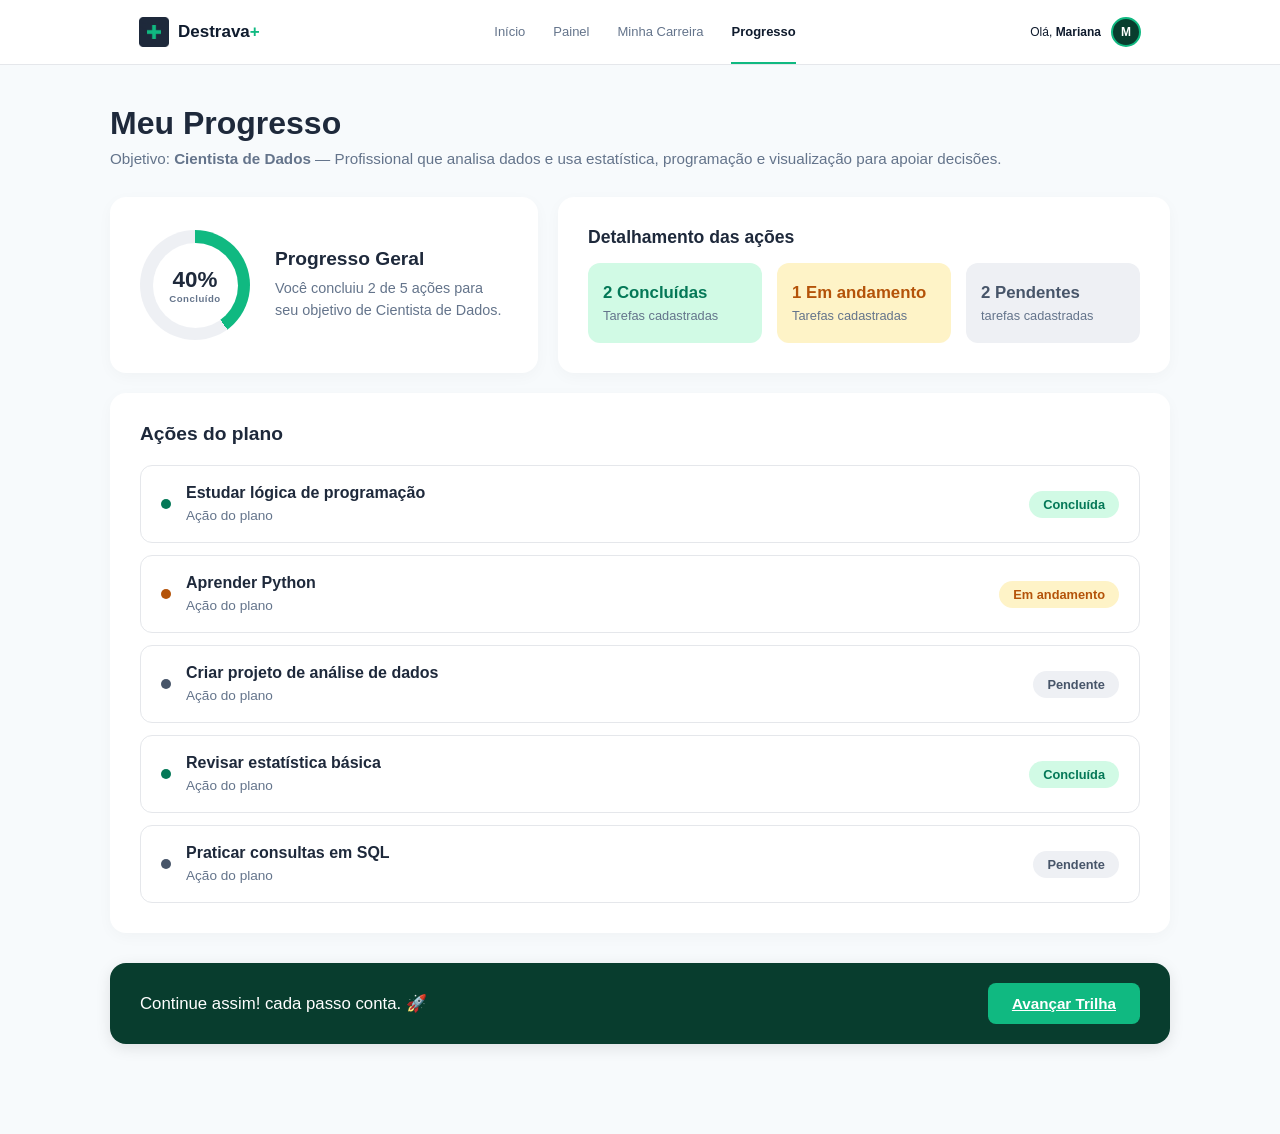
<file: pages/progresso.html>
<!DOCTYPE html>
<html lang="pt-br">

<head>
  <meta charset="UTF-8">
  <meta name="viewport" content="width=device-width, initial-scale=1.0">
  <link rel="stylesheet" href="../assets/CSS/tokens.css">
  <link rel="stylesheet" href="../assets/CSS/Progresso.css">
  <link rel="stylesheet" href="../assets/CSS/header.css">
  <title>Progresso</title>
</head>

<body data-auth-required="false">
  <header class="app-header">
    <div class="app-header__inner">
      <a class="app-brand" href="inicio.html">
        <img src="../assets/img/logo.png" alt="" width="30" height="30">
        <span>Destrava<b>+</b></span>
      </a>
      <nav class="app-nav" aria-label="Navegação principal">
        <a href="inicio.html">Início</a>
        <a href="painel.html">Painel</a>
        <a href="carreira.html">Minha Carreira</a>
        <a href="progresso.html" aria-current="page">Progresso</a>
      </nav>
      <a class="app-user" href="../index.html" aria-label="Sair da conta de Mariana e voltar para o login"
        title="Sair e voltar para o login">
        <span class="app-user__greeting">Olá, <strong>Mariana</strong></span>
        <span class="app-user__avatar" aria-hidden="true">M</span>
      </a>
    </div>
  </header>

  <main class="container">

    <section class="page-header">
      <h2>Meu Progresso</h2>
      <p>Objetivo: <strong data-objetivo-titulo>Cientista de Dados</strong> — <span data-objetivo-descricao>Profissional que analisa dados e usa estatística, programação e visualização para apoiar decisões.</span></p>
    </section>

    <section class="summary-cards">
      <div class="card progress-card">
        <div class="circular-progress">
          <div class="circle-content">
            <span class="percentage">40%</span>
            <span class="label">Concluído</span>
          </div>
        </div>
        <div class="progress-text">
          <h3>Progresso Geral</h3>
          <p>Você ainda não tem ações cadastradas no seu plano.</p>
        </div>
      </div>

      <div class="card details-card">
        <h3>Detalhamento das ações</h3>
        <div class="details-badges">
          <div class="badge status-success">
            <strong>0 Concluídas</strong>
            <span>Tarefas cadastradas</span>
          </div>
          <div class="badge status-warning">
            <strong>0 Em andamento</strong>
            <span>Tarefas cadastradas</span>
          </div>
          <div class="badge status-pending">
            <strong>0 Pendentes</strong>
            <span>tarefas cadastradas</span>
          </div>
        </div>
      </div>

    </section>

    <section class="card history-section">
      <h3>Ações do plano</h3>
      <ul class="activity-list" id="listaHistorico"></ul>
    </section>
    <section class="motivation-banner">
      <p>Continue assim! cada passo conta. 🚀 </p>
      <a class="btn-advance" href="inicio.html">Avançar Trilha</a>
    </section>
  </main>
  <script src="../assets/JS/app.js"></script>
  <script src="../assets/JS/script.js"></script>
</body>

</html>
</file>
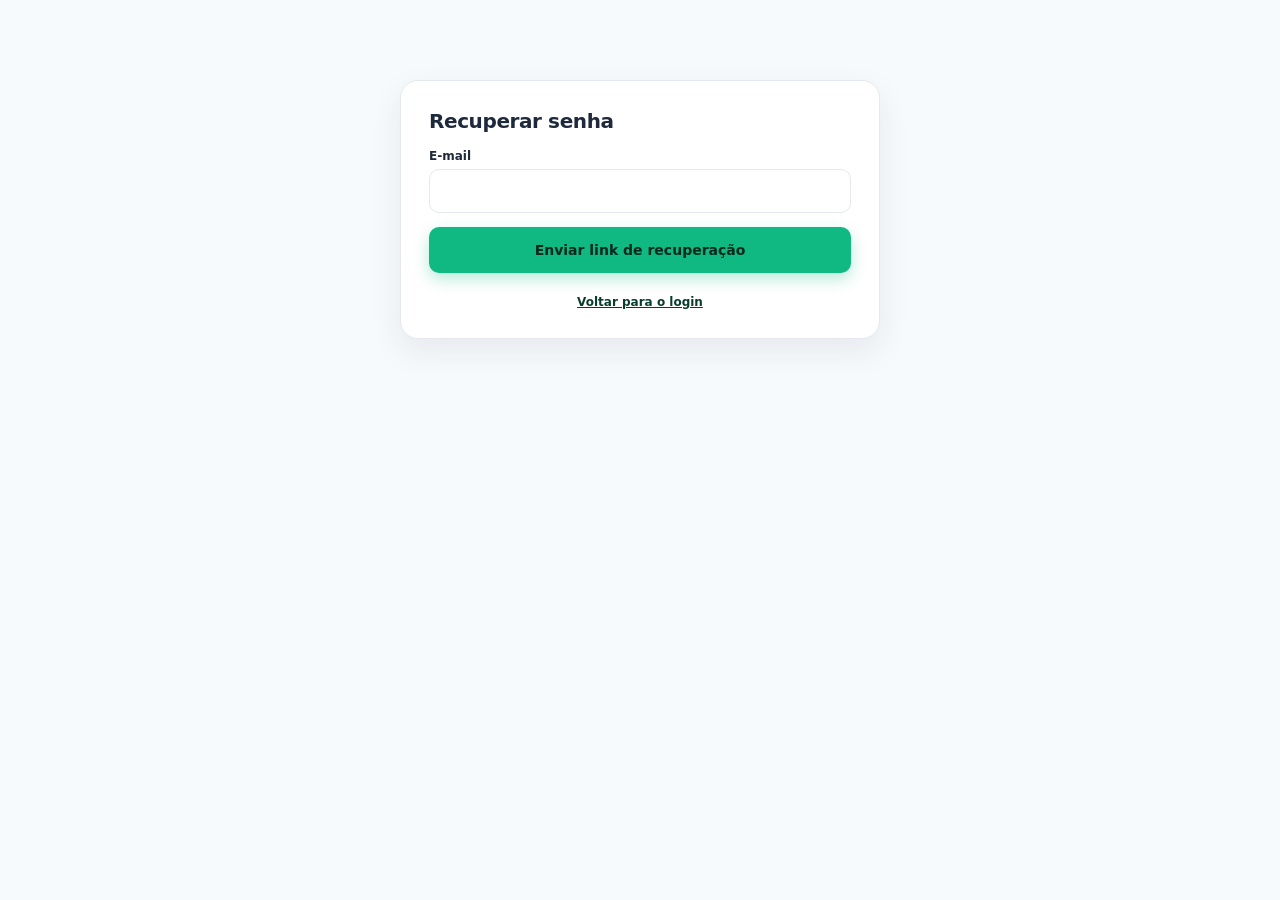
<file: pages/recuperar-senha.html>
<!DOCTYPE html>
<html lang="pt-br">
<head>
    <meta charset="UTF-8">
    <meta name="viewport" content="width=device-width, initial-scale=1.0">
    <title>Recuperar senha</title>
    <link rel="stylesheet" href="../assets/CSS/tokens.css">
    <link rel="stylesheet" href="../assets/CSS/cadastro-e-login.css">
</head>
<body>
    <main id="conteudo-recuperar-senha">
        <div class="bloco bloco-recuperar-senha">
            <div class="marca-recuperar-senha">
                <!--Logo/nome do nosso site.-->
            </div>

            <h1>Recuperar senha</h1>

            <p class="instrucoes-recuperacao">
                <!--Um texto curto explicando como recuperar a senha. Pensamos nisso logo.-->
            </p>

            <form id="form-recuperar-senha" action="#" method="post">
                <div class="campo-recuperar-senha">
                    <label for="input-email-recuperacao">E-mail</label>
                    <input type="email" id="input-email-recuperacao" name="email" required>
                </div>

                <button type="submit">Enviar link de recuperação</button>
            </form>

            <div id="mensagem-recuperacao" class="mensagem-feedback" hidden>
                <!--Feedback exibido após o envio do código. Indica o sucesso ou erro da ação.-->
            </div>

            <p class="recuperar-voltar">
                <a href="../index.html">Voltar para o login</a>
            </p>
        </div>
    </main>
</body>
</html>
</file>
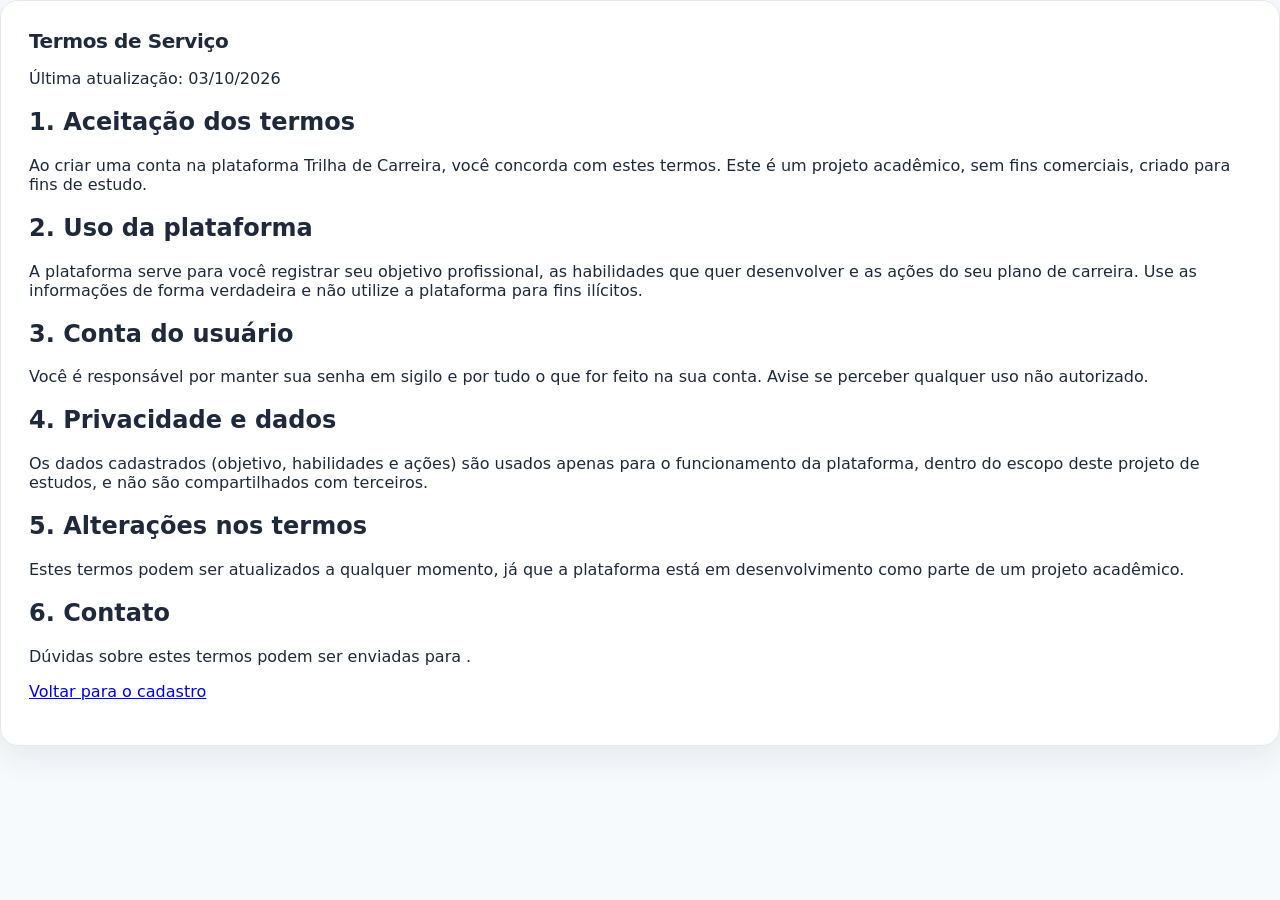
<file: pages/termos-de-servico.html>
<!DOCTYPE html>
<html lang="pt-BR">
<head>
  <meta charset="UTF-8">
  <meta name="viewport" content="width=device-width, initial-scale=1.0">
  <title>Termos de Serviço</title>
  <link rel="stylesheet" href="../assets/CSS/tokens.css">
  <link rel="stylesheet" href="../assets/CSS/cadastro-e-login.css">
</head>
<body>


  <main id="conteudo-termos">
    <div class="bloco bloco-termos">
      <header class="termos-header">
        <h1>Termos de Serviço</h1>
        <p class="termos-atualizado">
          Última atualização: 03/10/2026
        </p>
      </header>

      <article class="termos-conteudo">
        <section id="aceitacao">
          <h2>1. Aceitação dos termos</h2>
          <p>Ao criar uma conta na plataforma Trilha de Carreira, você concorda com estes termos. Este é um projeto acadêmico, sem fins comerciais, criado para fins de estudo.</p>
        </section>

        <section id="uso-da-plataforma">
          <h2>2. Uso da plataforma</h2>
          <p>A plataforma serve para você registrar seu objetivo profissional, as habilidades que quer desenvolver e as ações do seu plano de carreira. Use as informações de forma verdadeira e não utilize a plataforma para fins ilícitos.</p>
        </section>

        <section id="conta-do-usuario">
          <h2>3. Conta do usuário</h2>
          <p>Você é responsável por manter sua senha em sigilo e por tudo o que for feito na sua conta. Avise se perceber qualquer uso não autorizado.</p>
        </section>

        <section id="privacidade">
          <h2>4. Privacidade e dados</h2>
          <p>Os dados cadastrados (objetivo, habilidades e ações) são usados apenas para o funcionamento da plataforma, dentro do escopo deste projeto de estudos, e não são compartilhados com terceiros.</p>
        </section>

        <section id="alteracoes">
          <h2>5. Alterações nos termos</h2>
          <p>Estes termos podem ser atualizados a qualquer momento, já que a plataforma está em desenvolvimento como parte de um projeto acadêmico.</p>
        </section>

        <section id="contato">
          <h2>6. Contato</h2>
          <p>Dúvidas sobre estes termos podem ser enviadas para <!-- seu e-mail de contato -->.</p>
        </section>
      </article>

      <p class="termos-voltar">
        <a href="cadastro.html">Voltar para o cadastro</a>
      </p>
    </div>
  </main>

</body>
</html>
</file>
<file: assets/CSS/tokens.css>
:root {
  --color-page: #f7fafc;
  --color-surface: #ffffff;
  --color-surface-soft: #f1f5f9;
  --color-surface-muted: #e2e8f0;
  --color-text: #1e293b;
  --color-text-strong: #0f1b2d;
  --color-text-muted: #64748b;
  --color-text-subtle: #94a3b8;
  --color-border: #e5e7eb;
  --color-border-soft: #e5e9ef;
  --color-border-strong: #cbd5e1;
  --color-brand: #10b981;
  --color-brand-dark: #083d2e;
  --color-brand-hover: #0d9488;
  --color-brand-hover-dark: #0b5140;
  --color-brand-hover-deep: #0b7658;
  --color-hero-deep: #033d30;
  --color-hero-mid: #05503f;
  --color-brand-soft: #d1fae5;
  --color-blue-soft: #dbeafe;
  --color-orange-soft: #ffedd5;
  --color-teal-soft: #ccfbf1;
  --color-opportunity-soft: #eefdf8;
  --color-success: #047857;
  --color-warning-soft: #fef3c7;
  --color-warning: #b45309;
  --color-pending-soft: #eef0f4;
  --color-pending: #475569;
  --color-error: #d93c3c;
  --color-placeholder: #a3aebc;
  --color-input-text: #04281d;
  --color-footer: #111827;
  --color-hero-track: #334155;
  --color-brand-light: #a7f3d0;
  --color-brand-bright: #6ee7b7;
  --color-brand-muted: #b7e4d4;
  --color-brand-tint: rgba(16, 185, 129, 0.15);
  --color-brand-tint-strong: rgba(16, 185, 129, 0.18);
  --color-white-overlay-10: rgba(255, 255, 255, 0.1);
  --color-white-overlay-12: rgba(255, 255, 255, 0.12);
  --color-white-overlay-22: rgba(255, 255, 255, 0.22);
  --color-white-overlay-40: rgba(255, 255, 255, 0.4);
  --color-white-overlay-80: rgba(255, 255, 255, 0.8);
  --shadow-floating: 0 10px 30px rgba(0, 0, 0, 0.2);
  --shadow-card: 0 1px 3px rgba(15, 31, 46, 0.04);
  --shadow-card-hover: 0 15px 30px rgba(0, 0, 0, 0.1);
  --shadow-course: 0 5px 20px rgba(0, 0, 0, 0.07);
  --shadow-course-hover: 0 15px 30px rgba(0, 0, 0, 0.12);
  --shadow-arrow: 0 5px 20px rgba(0, 0, 0, 0.15);
  --shadow-opportunity: 0 5px 20px rgba(0, 0, 0, 0.06);
  --shadow-login: 0 12px 32px rgba(30, 41, 59, 0.08);
  --shadow-login-button: 0 6px 16px rgba(16, 185, 129, 0.3);
  --shadow-progress: 0 4px 15px rgba(0, 0, 0, 0.03);
  --shadow-progress-strong: 0 4px 15px rgba(0, 0, 0, 0.1);

  --font-display: "Plus Jakarta Sans", system-ui, sans-serif;

  --color-career-title: #0f1f2e;
  --color-career-border: #ebe8e1;
  --color-career-brand: #0f9d7a;
  --color-career-brand-dark: #064e3b;
}
</file>
<file: assets/CSS/cadastro-e-login.css>
* { box-sizing: border-box; }

html, body { margin: 0; min-height: 100%; }

body {
    background: var(--color-page);
    color: var(--color-text);
    font-family: "Plus Jakarta Sans", system-ui, -apple-system, "Segoe UI", sans-serif;
    -webkit-font-smoothing: antialiased;
}

em { font-style: normal; color: var(--color-brand-dark); }

/* Topo com a logo */
.topo {
    padding: 14px clamp(20px, 5vw, 64px);
    border-bottom: 1px solid var(--color-border-soft);
    background: var(--color-surface);
}

.marca-login {
    display: inline-flex;
    align-items: center;
    gap: 10px;
    font-weight: 700;
    font-size: 16px;
}

.marca-login img { display: block; border-radius: 7px; }

/* Layout principal */
#conteudo-login {
    display: grid;
    grid-template-columns: 1.3fr 1fr;
    align-items: center;
    gap: 56px;
    max-width: 1180px;
    margin: 0 auto;
    padding: clamp(32px, 8vw, 96px) clamp(20px, 5vw, 64px);
}

.apresentacao h2 {
    margin: 0 0 18px;
    font-size: clamp(32px, 4.6vw, 52px);
    line-height: 1.08;
    letter-spacing: -0.035em;
    font-weight: 800;
    max-width: 12em;
}

.apresentacao p {
    margin: 0;
    max-width: 34em;
    color: var(--color-text-muted);
    font-size: 15px;
    line-height: 1.65;
}

/* Cartão de login */
.bloco {
    background: var(--color-surface);
    border: 1px solid var(--color-border-soft);
    border-radius: 18px;
    padding: 28px;
    box-shadow: var(--shadow-login);
}

.bloco h1 {
    margin: 0 0 4px;
    font-size: 20px;
    letter-spacing: -0.02em;
    font-weight: 800;
}

.subtitulo {
    margin: 0 0 22px;
    font-size: 13px;
    color: var(--color-text-muted);
}

/* Campos */
.campo { margin-bottom: 14px; }

.linha-label {
    display: flex;
    justify-content: space-between;
    align-items: baseline;
}

label {
    display: block;
    margin-bottom: 6px;
    font-size: 12px;
    font-weight: 700;
}

.campo input[type="email"],
.campo input[type="password"],
.campo input[type="text"] {
    width: 100%;
    height: 44px;
    padding: 0 14px;
    border: 1px solid var(--color-border-soft);
    border-radius: 10px;
    background: var(--color-surface);
    color: var(--color-text);
    font: inherit;
    font-size: 14px;
}

.campo input::placeholder { color: var(--color-placeholder); }

.campo input:focus {
    outline: 2px solid var(--color-brand);
    outline-offset: 1px;
    border-color: transparent;
}

.campo input[aria-invalid="true"] { border-color: var(--color-error); }

.erro {
    min-height: 16px;
    margin: 4px 0 0;
    font-size: 12px;
    color: var(--color-error);
}

.link-forgotten-password,
.cadastro-login a {
    color: var(--color-brand-dark);
    font-size: 12px;
    font-weight: 700;
    text-decoration: none;
}

.link-forgotten-password:hover,
.cadastro-login a:hover { text-decoration: underline; }

.campo-options { margin-bottom: 18px; }

.campo-checkbox {
    display: flex;
    align-items: center;
    gap: 8px;
    margin: 0;
    font-size: 12.5px;
    font-weight: 500;
    color: var(--color-text-muted);
    cursor: pointer;
}

.campo-checkbox input {
    width: 16px;
    height: 16px;
    margin: 0;
    accent-color: var(--color-brand-dark);
}

/* Botão */
button[type="submit"] {
    width: 100%;
    height: 46px;
    border: 0;
    border-radius: 10px;
    background: var(--color-brand);
    color: var(--color-input-text);
    font: inherit;
    font-weight: 700;
    font-size: 14px;
    cursor: pointer;
    box-shadow: var(--shadow-login-button);
    transition: filter 0.15s, transform 0.15s;
}

button[type="submit"]:hover { filter: brightness(0.96); }
button[type="submit"]:active { transform: scale(0.99); }

button[type="submit"]:focus-visible {
    outline: 2px solid var(--color-text);
    outline-offset: 2px;
}

.cadastro-login {
    margin: 18px 0 0;
    text-align: center;
    font-size: 12px;
    color: var(--color-text-muted);
}

/* Mobile */
@media (max-width: 820px) {
    #conteudo-login { grid-template-columns: 1fr; gap: 36px; }
}

@media (prefers-reduced-motion: reduce) {
    * { transition: none !important; }
}

/* ===== Login + cadastro na mesma página ===== */
[hidden] { display: none !important; }

.link-troca {
    padding: 0;
    border: 0;
    background: none;
    color: var(--color-brand-dark);
    font: inherit;
    font-size: 12px;
    font-weight: 700;
    cursor: pointer;
}

.link-troca:hover { text-decoration: underline; }

.link-troca:focus-visible,
.link-forgotten-password:focus-visible {
    outline: 2px solid var(--color-brand);
    outline-offset: 2px;
    border-radius: 4px;
}

.sucesso { text-align: center; padding: 12px 0 4px; }

.botao-secundario {
    width: 100%;
    height: 46px;
    margin-top: 6px;
    border: 1px solid var(--color-border-soft);
    border-radius: 10px;
    background: var(--color-surface);
    color: var(--color-text);
    font: inherit;
    font-weight: 700;
    font-size: 14px;
    cursor: pointer;
}

.botao-secundario:hover { background: var(--color-surface-soft); }

#conteudo-recuperar-senha {
    width: calc(100% - 40px);
    max-width: 480px;
    margin: 0 auto;
    padding: clamp(32px, 8vw, 80px) 0;
}

.campo-recuperar-senha { margin-bottom: 14px; }

.campo-recuperar-senha label {
    display: block;
    margin-bottom: 6px;
    font-size: 12px;
    font-weight: 700;
}

.campo-recuperar-senha input {
    width: 100%;
    height: 44px;
    padding: 0 14px;
    border: 1px solid var(--color-border-soft);
    border-radius: 10px;
    background: var(--color-surface);
    color: var(--color-text);
    font: inherit;
    font-size: 16px;
}

.recuperar-voltar { margin: 18px 0 0; text-align: center; }
.recuperar-voltar a { color: var(--color-brand-dark); font-size: 12px; font-weight: 700; }

@media (max-width: 500px) {
    .bloco { padding: 22px 18px; border-radius: 14px; }
    .linha-label { align-items: flex-start; flex-wrap: wrap; gap: 6px 12px; }
}
</file>
<file: assets/CSS/header.css>
.app-header {
  background: var(--color-surface);
  border-bottom: 1px solid var(--color-border);
}

.app-header__inner {
  width: min(100%, 1050px);
  min-height: 64px;
  margin: 0 auto;
  padding: 0 24px;
  display: flex;
  align-items: center;
  justify-content: space-between;
  gap: 20px;
}

.app-brand {
  display: inline-flex;
  flex: none;
  align-items: center;
  gap: 9px;
  color: var(--color-text-strong);
  font-size: 17px;
  font-weight: 700;
  text-decoration: none;
}

.app-brand img {
  display: block;
  width: 30px;
  height: 30px;
  object-fit: contain;
}

.app-brand b { color: var(--color-brand); }

.app-nav {
  display: flex;
  align-self: stretch;
  align-items: center;
  gap: 28px;
}

.app-nav a {
  display: inline-flex;
  height: 100%;
  align-items: center;
  border-bottom: 2px solid transparent;
  color: var(--color-text-muted);
  font-size: 13px;
  font-weight: 500;
  text-decoration: none;
  white-space: nowrap;
}

.app-nav a:hover { color: var(--color-text-strong); }

.app-nav a[aria-current="page"] {
  border-bottom-color: var(--color-brand);
  color: var(--color-text-strong);
  font-weight: 700;
}

.app-user {
  display: inline-flex;
  flex: none;
  align-items: center;
  gap: 10px;
  color: var(--color-text-strong);
  font-size: 12px;
  min-height: 44px;
  text-decoration: none;
}

.app-user:hover .app-user__greeting { color: var(--color-brand-hover-deep); }
.app-user:focus-visible { border-radius: 4px; }

.app-user__avatar {
  display: grid;
  width: 30px;
  height: 30px;
  place-items: center;
  border: 2px solid var(--color-brand);
  border-radius: 50%;
  background: var(--color-brand-dark);
  color: var(--color-surface);
  font-size: 12px;
  font-weight: 700;
}

.app-header a:focus-visible {
  outline: 2px solid var(--color-brand);
  outline-offset: 3px;
}

@media (max-width: 700px) {
  .app-header__inner {
    min-height: 0;
    flex-wrap: wrap;
    gap: 0 12px;
    padding: 10px 16px 0;
  }

  .app-nav {
    order: 3;
    width: 100%;
    height: 42px;
    justify-content: center;
    gap: clamp(14px, 5vw, 28px);
  }

  .app-user { margin-left: auto; }
}

@media (max-width: 380px) {
  .app-header__inner { padding-right: 12px; padding-left: 12px; }
  .app-nav { gap: 12px; }
  .app-nav a { font-size: 12px; }
  .app-user__greeting { display: none; }
}
</file>
<file: assets/CSS/carreira.css>
* { box-sizing: border-box; margin: 0; }

        body {
          background: var(--color-page);
          color: var(--color-career-title);
          font-family: var(--font-display);
          min-height: 100vh;
        }

        a { color: inherit; text-decoration: none; }
        :focus-visible { outline: 2px solid var(--color-career-brand); outline-offset: 2px; }

        
        .header { background: var(--color-surface); border-bottom: 1px solid var(--color-career-border); }

        .header__interno {
          max-width: 1000px;
          height: 60px;
          margin: 0 auto;
          padding: 0 24px;
          display: flex;
          align-items: center;
          justify-content: space-between;
          gap: 16px;
        }

        .logo { display: flex; align-items: center; gap: 10px; font-weight: 700; font-size: 17px; }
        .logo__icone { width: 28px; height: 28px; }
        .logo__nome b { color: var(--color-career-brand); }

        .menu { display: flex; gap: 28px; height: 100%; }
        .menu a {
          display: flex;
          align-items: center;
          font-size: 12px;
          font-weight: 500;
          color: var(--color-text-muted);
          border-bottom: 2px solid transparent;
        }
        .menu a:hover { color: var(--color-career-title); }
        .menu a.ativo { color: var(--color-career-title); font-weight: 700; border-color: var(--color-career-brand); }

        .perfil { display: flex; align-items: center; gap: 10px; font-size: 12px; }
        .perfil strong { font-weight: 700; }
        .avatar {
          width: 32px;
          height: 32px;
          display: grid;
          place-items: center;
          border-radius: 50%;
          background: var(--color-career-brand-dark);
          color: #a7f3d0;
          font-size: 13px;
          font-weight: 700;
          box-shadow: 0 0 0 2px #a7f3d0;
        }

        
        .container { max-width: 1000px; margin: 0 auto; padding: 40px 24px 80px; }

        .titulo-pagina h1 { font-size: 30px; font-weight: 800; letter-spacing: -.5px; }
        .titulo-pagina p { color: var(--color-text-muted); font-size: 12px; margin-top: 8px; }

       
        .objetivo {
          position: relative;
          overflow: hidden;
          display: flex;
          align-items: center;
          gap: 18px;
          margin-top: 28px;
          padding: 24px 28px;
          color: #fff;
          background: linear-gradient(100deg, #033d30 0%, #05503f 100%);
          border-radius: 14px;
        }
        /* círculo decorativo à direita */
        .objetivo::after {
          content: "";
          position: absolute;
          right: -40px;
          top: 8px;
          width: 150px;
          height: 150px;
          border-radius: 50%;
          background: rgba(16, 185, 129, .18);
        }
        .objetivo__icone {
          position: relative;
          z-index: 1;
          flex-shrink: 0;
          width: 44px;
          height: 44px;
          display: grid;
          place-items: center;
          border-radius: 10px;
          background: rgba(255, 255, 255, .1);
          color: #6ee7b7;
        }
        .objetivo__texto { position: relative; z-index: 1; flex: 1; max-width: 640px; }
        .objetivo__texto h2 { font-size: 17px; font-weight: 700; }
        .objetivo__texto p { font-size: 11px; line-height: 1.6; color: #b7e4d4; margin-top: 4px; }

        
        [hidden] { display: none !important; }

        .botao-claro {
          position: relative;
          z-index: 1;
          flex-shrink: 0;
          font: 700 11px var(--font-display);
          color: #fff;
          background: rgba(255, 255, 255, .12);
          border: 1px solid rgba(255, 255, 255, .4);
          border-radius: 999px;
          padding: 9px 16px;
          cursor: pointer;
          transition: background .15s;
        }
        .botao-claro:hover { background: rgba(255, 255, 255, .22); }
        .botao-claro:focus-visible { outline-color: #fff; }

        .form-objetivo {
          display: grid;
          gap: 8px;
          margin-top: 12px;
          padding: 20px 24px;
          background: var(--color-surface);
          border: 1px solid var(--color-career-border);
          border-radius: 12px;
          box-shadow: 0 1px 3px rgba(15, 31, 46, .04);
        }
        .form-objetivo h3 { font-size: 14px; font-weight: 800; margin-bottom: 4px; }
        .form-objetivo label { font-size: 11px; font-weight: 700; margin-top: 6px; }
        .form-objetivo label span { font-weight: 500; color: var(--color-text-muted); }

        .form-objetivo input,
        .form-objetivo textarea {
          width: 100%;
          font: 500 13px var(--font-display);
          color: var(--color-career-title);
          padding: 10px 12px;
          border: 1px solid #d9d5cc;
          border-radius: 8px;
          background: #fff;
          resize: vertical;
        }
        .form-objetivo input:focus,
        .form-objetivo textarea:focus { outline: 2px solid var(--color-career-brand); outline-offset: 0; border-color: var(--color-career-brand); }

        .form-objetivo__botoes { display: flex; gap: 10px; margin-top: 8px; }
        .botao-principal,
        .botao-secundario {
          font: 700 12px var(--font-display);
          padding: 10px 18px;
          border-radius: 8px;
          cursor: pointer;
        }
        .botao-principal { color: #fff; background: var(--color-career-brand); border: 1px solid var(--color-career-brand); }
        .botao-principal:hover { background: #0b8767; }
        .botao-secundario { color: var(--color-career-title); background: transparent; border: 1px solid #d9d5cc; }
        .botao-secundario:hover { background: #f3f0ea; }

       
        .trilha { margin-top: 36px; }
        .trilha h2 { font-size: 15px; font-weight: 800; margin-bottom: 14px; }

        .cards { display: grid; grid-template-columns: repeat(3, 1fr); gap: 16px; }

        .card {
          padding: 14px 16px;
          background: var(--color-surface);
          border: 1px solid var(--color-career-border);
          border-radius: 12px;
          box-shadow: 0 1px 3px rgba(15, 31, 46, .04);
        }

        .card__topo { display: flex; align-items: center; justify-content: space-between; gap: 10px; }
        .card h3 {
          min-width: 0;
          font-size: 13px;
          font-weight: 700;
          white-space: nowrap;
          overflow: hidden;
          text-overflow: ellipsis;
        }

        .card__status {
          flex-shrink: 0;
          appearance: none;
          -webkit-appearance: none;
          font: 700 9px var(--font-display);
          padding: 4px 9px;
          border: 0;
          border-radius: 999px;
          cursor: pointer;
          text-align: center;
          background: #eef2f6;
          color: #64748b;
        }
        .card[data-status="em-andamento"] .card__status { background: #fef3c7; color: #b45309; }
        .card[data-status="desenvolvida"] .card__status { background: #d1fae5; color: #047857; }

        .barra { height: 4px; margin-top: 12px; background: #eef2f6; border-radius: 999px; overflow: hidden; }
        .barra__preenchida { height: 100%; width: 0; background: var(--color-career-brand); border-radius: 999px; transition: width .3s; }
        .card[data-status="em-andamento"] .barra__preenchida { width: 60%; }
        .card[data-status="desenvolvida"] .barra__preenchida { width: 100%; }

        .card__progresso { font-size: 9px; color: var(--color-text-muted); margin-top: 6px; }

        @media (max-width: 800px) {
          .cards { grid-template-columns: repeat(2, 1fr); }
          .objetivo::after { display: none; }
          .objetivo { flex-wrap: wrap; }
        }
        @media (max-width: 560px) {
          .header__interno { height: auto; flex-wrap: wrap; padding-top: 12px; }
          .menu { order: 3; width: 100%; height: 38px; }
          .cards { grid-template-columns: 1fr; }
        }
</file>
<file: assets/CSS/inicio.css>
/*reset*/
* {
    margin: 0;
    padding: 0;
    box-sizing: border-box;
}

body {
    font-family: 'Inter', sans-serif;
    background: var(--color-page);
    color: var(--color-text);
}
/*HEADER*/
.header {
    height: 80px;
    background: var(--color-surface);
    display: flex;
    align-items: center;
    justify-content: space-between;
    padding: 0 7%;
    border-bottom: 1px solid var(--color-border);
    position: sticky;
    top: 0;
    z-index: 100;
}
/*logo, preciso melhorar*/
.logo {
    font-size: 26px;
    font-weight: 800;
    color: var(--color-text);
}
.logo span {
    color: var(--color-brand);
}
/*menu*/
.menu {
    display: flex;
    gap: 35px;
}
.menu a {
    text-decoration: none;
    color: var(--color-text-muted);
    font-size: 14px;
    font-weight: 600;
    transition: .3s;
}
.menu a:hover,
.menu a.ativo {
    color: var(--color-brand);
}
/*perfil*/
.usuario {
    display: flex;
    align-items: center;
    gap: 20px;
}

.notificacao {
    border: none;
    background: var(--color-surface-soft);
    width: 40px;
    height: 40px;
    border-radius: 50%;
    cursor: pointer;
}

.perfil {
    display: flex;
    align-items: center;
    gap: 10px;
    font-size: 14px;
    font-weight: 600;
}

.avatar {
    width: 38px;
    height: 38px;
    border-radius: 50%;
    background: var(--color-brand);
    color: var(--color-surface);
    display: flex;
    align-items: center;
    justify-content: center;
}
/*hero*/
.hero {
    min-height: 540px;
    background: var(--color-text);
    padding: 80px 9%;
    display: flex;
    align-items: center;
    justify-content: space-between;
    overflow: hidden;

}
/*texto*/

.hero-texto {
    max-width: 600px;
}
.tag {
    display: inline-block;
    background: var(--color-brand-tint);
    color: var(--color-brand-bright);
    padding: 8px 15px;
    border-radius: 30px;
    font-size: 12px;
    font-weight: 700;
    margin-bottom: 20px;
}
.hero h1 {
    font-size: clamp(45px, 6vw, 72px);
    line-height: 1.05;
    color: var(--color-surface);
    margin-bottom: 25px;
}
.hero h1 span {
    color: var(--color-brand);
}
.hero p {
    color: var(--color-border-strong);
    font-size: 17px;
    line-height: 1.7;
    max-width: 520px;
}
/*botoes*/
.botoes {
    display: flex;
    gap: 15px;
    margin-top: 30px;
}
.btn-principal,
.btn-secundario {
    border: none;
    padding: 15px 25px;
    border-radius: 12px;
    font-weight: 700;
    cursor: pointer;
    transition: .3s;
}
.btn-principal {
    background: var(--color-brand);
    color: var(--color-surface);
}
.btn-principal:hover {
    transform: translateY(-3px);
    background: var(--color-brand-hover);
}
.btn-secundario {
    background: transparent;
    color: var(--color-surface);
    border: 1px solid var(--color-text-muted);
}
.btn-secundario:hover {
    background: var(--color-surface);
    color: var(--color-text);
}

.mini-card {
    position: absolute;
    background: var(--color-surface);
    padding: 15px;
    border-radius: 15px;
    display: flex;
    gap: 10px;
    align-items: center;
    box-shadow: var(--shadow-floating);
}
.mini-card strong {
    display: block;
}
.mini-card small {
    color: var(--color-text-muted);
}
.card-1 {
    left: -40px;
    bottom: 60px;
}
.card-2 {
    right: -40px;
    top: 80px;
}
/*secões*/
.objetivos,
.secao {
 padding: 80px 9%;
}
.titulo {
    text-align: center;
    margin-bottom: 45px;
}
.titulo > span,
.titulo-secao > div > span,
.progresso > div > span {
    color: var(--color-brand);
    font-size: 12px;
    font-weight: 800;
    letter-spacing: 1px;
}
.titulo h2 {
    font-size: 35px;
    margin: 10px 0;
}
.titulo h2 strong,
.titulo-secao h2 strong,
.progresso h2 strong {
    color: var(--color-brand);
}
.titulo p,
.titulo-secao p {
    color: var(--color-text-muted);
}
/*objetivos*/
.cards-objetivos {
    display: grid;
    grid-template-columns: repeat(4, 1fr);
    gap: 20px;
}

.objetivo-card {
    padding: 28px;
    border-radius: 20px;
    transition: .3s;
}
.objetivo-card:hover {
    transform: translateY(-8px);
    box-shadow: var(--shadow-card-hover);
}
.icone {
    width: 55px;
    height: 55px;
    background: var(--color-white-overlay-80);
    border-radius: 15px;
    display: flex;
    align-items: center;
    justify-content: center;
    font-size: 25px;
    margin-bottom: 20px;
}
.objetivo-card h3 {
    margin-bottom: 10px;
}
.objetivo-card p {
    color: var(--color-pending);
    line-height: 1.6;
    font-size: 14px;
    margin-bottom: 20px;
}
.objetivo-card button,
.objetivo-card a {
    display: inline-block;
    border: none;
    background: transparent;
    font-weight: 700;
    cursor: pointer;
}

.btn-principal,
.btn-secundario {
    display: inline-block;
    text-decoration: none;
    text-align: center;
}
.verde {
    background: var(--color-brand-soft);
}
.azul {
    background: var(--color-blue-soft);
}
.laranja {
    background: var(--color-orange-soft);
}
.azul-claro {
    background: var(--color-blue-soft);
}
/* titulo e sessão*/
.titulo-secao {
    display: flex;
    justify-content: space-between;
    align-items: end;
    margin-bottom: 35px;
}
.titulo-secao h2 {
    font-size: 32px;
    margin: 8px 0;
}
.titulo-secao a {
    color: var(--color-brand);
    text-decoration: none;
    font-weight: 700;
}
/* carrossel */
.carrossel-container {
    position: relative;
}
.carrossel {
    display: flex;
    gap: 20px;
    overflow-x: auto;
    scroll-behavior: smooth;
    scroll-snap-type: x mandatory;
    -webkit-overflow-scrolling: touch;
    overscroll-behavior-x: contain;
    touch-action: pan-x;
    scrollbar-width: none;
}
.carrossel::-webkit-scrollbar {
    display: none;
}
/*setas*/
.seta {
    position: absolute;
    top: 50%;
    transform: translateY(-50%);
    z-index: 5;
    width: 45px;
    height: 45px;
    border-radius: 50%;
    border: none;
    background: var(--color-surface);
    box-shadow: var(--shadow-arrow);
    font-size: 30px;
    cursor: pointer;
}
.seta.esquerda {
    left: -20px;
}
.seta.direita {
    right: -20px;
}
.seta:hover {
    background: var(--color-brand);
    color: var(--color-surface);
}
/*card dos cursos */
.curso-card {
    flex: 0 0 270px;
    scroll-snap-align: start;
    scroll-snap-stop: always;
    background: var(--color-surface);
    border-radius: 18px;
    overflow: hidden;
    box-shadow: var(--shadow-course);
    transition: .3s;
}
.curso-card:hover {
    transform: translateY(-7px);
    box-shadow: var(--shadow-course-hover);
}
.curso-imagem {
    height: 160px;
    display: flex;
    align-items: center;
    justify-content: center;
    font-size: 70px;
}
.verde-fundo {
    background: var(--color-brand-soft);
}
.laranja-fundo {
    background: var(--color-orange-soft);
}
.azul-fundo {
    background: var(--color-blue-soft);
}
.verde2-fundo {
    background: var(--color-teal-soft);
}
.curso-conteudo {
    padding: 20px;
}
.categoria,
.tipo-vaga {
    font-size: 10px;
    font-weight: 800;
    color: var(--color-brand);
}
.curso-conteudo h3 {
    margin: 8px 0;
    font-size: 17px;
}
.curso-conteudo p {
    color: var(--color-text-muted);
    font-size: 13px;
    line-height: 1.5;
}
.curso-info {
    display: flex;
    justify-content: space-between;
    margin-top: 20px;
    font-size: 12px;
    color: var(--color-text-muted);
}
/* vagas */
.oportunidades {
    background: var(--color-opportunity-soft);
}
.vaga-card {
    flex: 0 0 390px;
    scroll-snap-align: start;
    scroll-snap-stop: always;
    background: var(--color-surface);
    border-radius: 18px;
    padding: 25px;
    display: flex;
    gap: 18px;
    box-shadow: var(--shadow-opportunity);
    transition: .3s;
}
.vaga-card:hover {
    transform: translateY(-5px);
}
.empresa-logo {
    min-width: 60px;
    height: 60px;
    background: var(--color-brand-soft);
    border-radius: 15px;
    display: flex;
    align-items: center;
    justify-content: center;
    font-size: 30px;
}
.vaga-conteudo {
    width: 100%;
}
.vaga-conteudo h3 {
    margin: 5px 0;
    font-size: 17px;
}
.vaga-conteudo p {
    font-size: 13px;
    color: var(--color-text-muted);
}
.vaga-conteudo small {
    display: block;
    margin-top: 8px;
    color: var(--color-text-muted);
}
.vaga-final {
    display: flex;
    justify-content: space-between;
    align-items: center;
    margin-top: 18px;
}
.vaga-final span {
    font-size: 12px;
    font-weight: 700;
}
.vaga-final button {
    border: none;
    background: var(--color-brand);
    color: var(--color-surface);
    padding: 8px 12px;
  border-radius: 8px;
    cursor: pointer;
    font-weight: 600;
}
.vaga-final button:disabled {
    cursor: not-allowed;
    opacity: 0.65;
}
.seta:disabled {
    cursor: default;
    opacity: 0.45;
}
.seta:disabled:hover {
    background: var(--color-surface);
    color: inherit;
}
/*progresso*/
.progresso {
    margin: 50px 9% 80px;
    padding: 55px;
    border-radius: 25px;
    background: var(--color-text);
    color: var(--color-surface);
    display: flex;
    justify-content: space-between;
    align-items: center;
}
.progresso h2 {
    font-size: 35px;
    margin: 10px 0;
}
.progresso p {
    color: var(--color-border-strong);
    max-width: 550px;
    line-height: 1.6;
    margin-bottom: 25px;
}
/*circulo*/
.progresso-circulo {
    width: 180px;
    height: 180px;
    border-radius: 50%;
    background: conic-gradient(
        var(--color-brand) 0deg 252deg,
        var(--color-hero-track) 252deg 360deg
    );
    display: flex;
    align-items: center;
    justify-content: center;
}
.circulo {
    width: 135px;
    height: 135px;
    border-radius: 50%;
    background: var(--color-text);
    display: flex;
    align-items: center;
    justify-content: center;
    text-align: center;
}
.circulo strong {
    display: block;
    font-size: 30px;
}
.circulo span {
    font-size: 12px;
    color: var(--color-border-strong);
}
footer {
    background: var(--color-footer);
    padding: 45px 9%;
    color: var(--color-surface);
    display: flex;
    align-items: center;
    justify-content: space-between;
}
footer p {
    color: var(--color-text-subtle);
    font-size: 13px;
}
.footer-links {
    display: flex;
    gap: 20px;
}
.footer-links a {
    color: var(--color-border-strong);
    text-decoration: none;
    font-size: 13px;
}

@media (max-width: 900px) {
    .cards-objetivos { grid-template-columns: repeat(2, minmax(0, 1fr)); }
    .objetivos,
    .secao { padding-right: 6%; padding-left: 6%; }
    .progresso { margin-right: 6%; margin-left: 6%; gap: 24px; padding: 40px; }
    footer { padding-right: 6%; padding-left: 6%; gap: 20px; }
}

@media (max-width: 600px) {
    .hero { min-height: 0; padding: 64px 6%; }
    .hero-texto { width: 100%; min-width: 0; }
    .hero h1 { font-size: 38px; }
    .hero p { font-size: 16px; }
    .botoes { flex-direction: column; align-items: stretch; }
    .btn-principal,
    .btn-secundario { min-height: 44px; }

    .objetivos,
    .secao { padding: 52px 6%; }
    .titulo { margin-bottom: 30px; }
    .titulo h2,
    .titulo-secao h2 { font-size: 27px; }
    .cards-objetivos { grid-template-columns: minmax(0, 1fr); gap: 14px; }
    .objetivo-card { padding: 22px; border-radius: 14px; }

    .titulo-secao { align-items: flex-start; flex-direction: column; gap: 14px; margin-bottom: 24px; }
    .carrossel {
        scroll-snap-type: x mandatory;
        scroll-padding-inline: 4px;
    }
    .curso-card { flex-basis: min(82vw, 300px); }
    .vaga-card { flex-basis: min(88vw, 390px); padding: 20px; }
    .seta {
        display: grid;
        place-items: center;
        top: 50%;
        width: 44px;
        height: 44px;
        background: var(--color-surface);
        opacity: 0.96;
        -webkit-tap-highlight-color: transparent;
    }
    .seta.esquerda { left: 4px; }
    .seta.direita { right: 4px; }
    .curso-info,
    .vaga-final { flex-wrap: wrap; gap: 10px; }

    .progresso { margin: 28px 16px 44px; padding: 24px; border-radius: 16px; flex-direction: column; align-items: stretch; }
    .progresso h2 { font-size: 28px; }
    .progresso-circulo { width: 150px; height: 150px; align-self: center; }
    .circulo { width: 112px; height: 112px; }
    .circulo strong { font-size: 26px; }

    footer { align-items: flex-start; flex-direction: column; padding: 32px 6%; }
    .footer-links { flex-wrap: wrap; gap: 12px 18px; }
}

@media (max-width: 360px) {
    .hero h1 { font-size: 34px; }
    .vaga-card { flex-basis: 90vw; }
    .empresa-logo { min-width: 48px; height: 48px; font-size: 24px; }
}
</file>
<file: assets/CSS/painel.css>
/* ---------- 2. RESET E BASE ---------- */
* {
  box-sizing: border-box; 
  margin: 0; 
  }

body {
  font-family: 'DM Sans', system-ui, sans-serif; /* se a fonte falhar, usa a do sistema */
  background: var(--color-page);
  color: var(--color-text-strong);
  min-height: 100vh; /* fundo cobre a tela inteira, mesmo com pouco conteúdo */
}

a {
  color: inherit;         
  text-decoration: none;  
}

/* ---------- 3. BARRA SUPERIOR ---------- */
.topo {
  background: var(--color-surface);
  border-bottom: 1px solid var(--color-border);
  height: 58px;
  display: flex;                    /* coloca logo, menu e usuário em linha */
  align-items: center;              /* centraliza na vertical */
  justify-content: space-between;   /* um em cada ponta, menu no meio */
  padding: 0 32px;
}

.logo {
  display: flex;
  align-items: center;
  gap: 10px;              /* espaço entre o ícone e o texto */
  font-weight: 700;
  font-size: 17px;
}

/* Quadradinho verde escuro com o "+" */
.logo i {
  width: 22px;
  height: 22px;
  border-radius: 6px;
  background: var(--color-brand-dark);
  color: var(--color-brand);
  display: grid;
  place-items: center;    /* centraliza o "+" dentro do quadrado */
  font-style: normal;     /* tira o itálico padrão da tag <i> */
  font-size: 14px;
}

.logo b { color: var(--color-brand); } /* o "+" depois de Destrava */

.menu {
  display: flex;
  gap: 32px;
  height: 100%; /* ocupa a altura toda para a linha verde ficar colada embaixo */
}

.menu a {
  display: flex;
  align-items: center;
  font-size: 13px;
  color: var(--color-text-muted);
  border-bottom: 2px solid transparent; /* linha invisível, só reserva o espaço */
}

/* Página atual: texto escuro, negrito e linha verde embaixo */
.menu a.ativo {
  color: var(--color-text-strong);
  font-weight: 700;
  border-color: var(--color-brand);
}

.usuario {
  display: flex;
  align-items: center;
  gap: 10px;
  font-size: 12px;
}

/* Bolinha do avatar (com a inicial da usuária) */
.avatar {
  width: 28px;
  height: 28px;
  border-radius: 50%; /* 50% transforma o quadrado em círculo */
  background: var(--color-brand-dark);
  color: var(--color-surface);
  display: grid;
  place-items: center;
  font-weight: 700;
  font-size: 12px;
  box-shadow: 0 0 0 2px var(--color-brand); /* anel verde ao redor */
}


/* ---------- 4. CABEÇALHO DA PÁGINA E BOTÃO ---------- */
main {
  max-width: 1000px;  /* não deixa o conteúdo ficar largo demais */
  margin: 0 auto;     /* centraliza na tela */
  padding: 36px 32px;
}

.cabecalho {
  display: flex;
  justify-content: space-between; /* título à esquerda, botão à direita */
  align-items: flex-start;
  gap: 16px;
  margin-bottom: 24px;
}

h1 {
  font-size: 26px;
  letter-spacing: -0.5px; /* aproxima um pouco as letras: fica mais elegante */
}

.sub {
  font-size: 13px;
  color: var(--color-text-muted);
  margin-top: 4px;
}

/* Botão principal (verde escuro). A classe .btn é reaproveitada na janela também */
.btn {
  background: var(--color-brand-dark);
  color: var(--color-brand);
  border: 0;
  border-radius: 8px;
  padding: 10px 16px;
  font: 700 13px 'DM Sans', sans-serif; /* botões não herdam a fonte sozinhos */
  cursor: pointer;                       /* mãozinha ao passar o mouse */
  display: flex;
  gap: 8px;
  align-items: center;
  white-space: nowrap;                   /* impede o texto de quebrar em duas linhas */
}

.btn:hover { background: var(--color-brand-hover-dark); } /* fica um pouco mais claro ao passar o mouse */


/* ---------- 5. GRADE E CARDS ---------- */
.grade {
  display: grid;
  grid-template-columns: minmax(0, 1.1fr) minmax(0, 1fr); /* duas colunas; a da esquerda é um pouco maior */
  gap: 16px;
  align-items: start;               /* cada card tem a altura do seu próprio conteúdo */
}

.card {
  min-width: 0;
  background: var(--color-surface);
  border: 1px solid var(--color-border);
  border-radius: 16px;
  padding: 22px;
  box-shadow: var(--shadow-card); /* sombra bem sutil */
}


/* ---------- 6. CARD DA PROFISSÃO + ANEL DE PROGRESSO ---------- */
.profissao {
  display: flex;
  justify-content: space-between;
  align-items: center;
  gap: 16px;
}

.rotulo {
  font-size: 10px;
  font-weight: 700;
  color: var(--color-brand);
  letter-spacing: 0.3px;
}

.profissao h2 { font-size: 22px; margin: 6px 0 14px; }

.profissao p {
  font-size: 12px;
  color: var(--color-text-muted);
  line-height: 1.6;   /* espaço entre linhas: facilita a leitura */
  max-width: 270px;
}

.trilha {
  display: inline-block;
  margin-top: 18px;
  font-size: 12px;
  font-weight: 700;
  color: var(--color-brand);
}

/* Caixa que guarda o anel e o texto central */
.anel {
  position: relative; /* permite posicionar o texto por cima do desenho */
  width: 110px;
  height: 110px;
  flex: none;         /* não deixa o anel encolher */
}

/* Gira o desenho -90° para o progresso começar no TOPO (o padrão é na direita) */
.anel svg { transform: rotate(-90deg); }

.anel circle {
  fill: none;         /* só o contorno, sem preenchimento */
  stroke-width: 9;    /* espessura do anel */
}

.anel .fundo { stroke: var(--color-surface-muted); }

/* Parte verde: o JS controla o quanto dela aparece (stroke-dashoffset).
   A "transition" faz o anel crescer suavemente em vez de pular. */
.anel .valor {
  stroke: var(--color-brand);
  stroke-linecap: round; /* pontas arredondadas */
  transition: stroke-dashoffset 0.6s ease;
}

/* Texto central: "inset: 0" estica a caixa sobre o anel inteiro */
.anel div {
  position: absolute;
  inset: 0;
  display: grid;
  place-content: center;
  text-align: center;
}

.anel strong { font-size: 22px; }
.anel span   { font-size: 8px; color: var(--color-text-muted); letter-spacing: 0.5px; }


/* ---------- 7. LISTA DE TAREFAS ---------- */
.tarefas-topo {
  display: flex;
  justify-content: space-between;
  align-items: center;
  padding-bottom: 12px;
  border-bottom: 1px solid var(--color-border);
  margin-bottom: 14px;
}

.tarefas-topo h2 { font-size: 16px; }

/* Botão de texto "Ver todas" */
.tarefas-topo button {
  background: none;
  border: 0;
  font: 700 11px 'DM Sans', sans-serif;
  color: var(--color-text-muted);
  cursor: pointer;
}

ul {
  list-style: none;  /* tira as bolinhas da lista */
  padding: 0;
  display: grid;
  gap: 8px;          /* espaço entre uma tarefa e outra */
}

/* Cada linha de tarefa */
.tarefa {
  display: flex;
  align-items: center;
  gap: 10px;
  background: var(--color-surface-soft);
  border: 1px solid var(--color-border);
  border-radius: 8px;
  padding: 9px 12px;
  font-size: 12px;
}

/* Botão do ícone (círculo com check) */
.tarefa button.marca {
  background: none;
  border: 0;
  padding: 0;
  cursor: pointer;
  display: grid;
  place-items: center;
  color: var(--color-text-subtle); /* cinza: tarefa ainda não concluída */
}

.tarefa .texto { flex: 1; min-width: 0; }
.tarefa .nome { display: block; overflow-wrap: anywhere; }
.tarefa .meta { display: block; overflow-wrap: anywhere; }
.tarefa .selo { flex: none; }

/* Tarefa concluída: ícone verde e texto mais apagado */
.tarefa.concluido .marca { color: var(--color-brand); }
.tarefa.concluido .nome  { color: var(--color-text-muted); }

/* Selo de status (a cor depende da classe da linha: concluido, andamento ou pendente) */
.selo {
  font-size: 10px;
  font-weight: 700;
  padding: 3px 10px;
  border-radius: 99px;  /* formato de pílula */
  border: 0;
  cursor: pointer;
}

.concluido .selo { background: var(--color-brand-soft); color: var(--color-success); } /* verde  */
.andamento .selo { background: var(--color-warning-soft); color: var(--color-warning); } /* amarelo */
.pendente  .selo { background: var(--color-pending-soft); color: var(--color-pending); } /* cinza   */




dialog h3 { margin-bottom: 14px; }

dialog input {
  width: 100%;
  padding: 10px 12px;
  border: 1px solid var(--color-border);
  border-radius: 8px;
  font: 14px 'DM Sans', sans-serif;
}

.acoes {
  display: flex;
  justify-content: flex-end;
  gap: 8px;
  margin-top: 16px;
}

/* Variação clara do botão (usada no "Cancelar") */
.btn.claro { background: var(--color-pending-soft); color: var(--color-text-strong); }

.pagina-acao { max-width: 680px; }

.voltar {
  display: inline-block;
  margin-bottom: 24px;
  color: var(--color-brand-dark);
  font-size: 13px;
  font-weight: 700;
}

.pagina-acao h1 { font-size: 26px; }

.form-acao {
  display: grid;
  gap: 9px;
  margin-top: 26px;
  padding: 24px;
  background: var(--color-surface);
  border: 1px solid var(--color-border);
  border-radius: 8px;
}

.form-acao label {
  margin-top: 8px;
  font-size: 13px;
  font-weight: 700;
}

.form-acao label span {
  color: var(--color-text-muted);
  font-weight: 400;
}

.form-acao input,
.form-acao textarea,
.form-acao select {
  width: 100%;
  padding: 10px 12px;
  border: 1px solid var(--color-border);
  border-radius: 6px;
  background: var(--color-surface);
  color: var(--color-text-strong);
  font: 14px 'DM Sans', sans-serif;
}

.form-acao textarea { resize: vertical; }

.campos-acao {
  display: grid;
  grid-template-columns: 1fr 1fr;
  gap: 16px;
}

.campos-acao > div { display: grid; gap: 9px; }

.acoes-form {
  display: flex;
  justify-content: flex-end;
  gap: 8px;
  margin-top: 18px;
}

.acoes-form .btn { text-decoration: none; }


/* ---------- 9. RESPONSIVO ----------
   Estas regras só valem quando a tela tiver 760px ou menos (celulares). */
@media (max-width: 760px) {
  .grade  { grid-template-columns: 1fr; } /* uma coluna: cards um embaixo do outro */
  main    { padding: 24px 16px; }
  h1      { font-size: 22px; }
}

@media (max-width: 480px) {
  .cabecalho { flex-direction: column; align-items: stretch; }
  .cabecalho .btn { min-height: 44px; justify-content: center; }
  .card { padding: 18px; }
  .profissao { flex-direction: column; align-items: flex-start; }
  .profissao .anel { align-self: center; }
  .campos-acao { grid-template-columns: 1fr; gap: 9px; }
  .form-acao { padding: 18px; }
  .acoes-form { flex-direction: column-reverse; }
  .acoes-form .btn { min-height: 44px; justify-content: center; }
}
</file>
<file: assets/CSS/Progresso.css>
* {
    margin: 0;
    padding: 0;
    box-sizing: border-box;
    font-family: 'Inter', 'Segoe UI', Tahoma, Geneva, Verdana, sans-serif;
}

body {
    background-color: var(--color-page);
    color: var(--color-text);
    padding-bottom: 50px;
}

/* =========================================
   CABEÇALHO (HEADER E NAVBAR)
   ========================================= */
.header {
    display: flex;
    justify-content: space-between;
    align-items: center;
    padding: 15px 50px;
    background-color: var(--color-surface);
    border-bottom: 1px solid var(--color-border);
}

.logo {
    display: flex;
    align-items: center;
    gap: 8px;
    font-size: 1.4rem;
    font-weight: 800;
    color: var(--color-text);
}

.logo span {
    color: var(--color-brand); /* O "+" verde no logo */
}

.logo-icon {
    position: relative;
    width: 48px;
    height: 48px;
    flex-shrink: 0;
    border-radius: 14px;
    background-color: var(--color-text);
}

.logo-icon::before,
.logo-icon::after {
    content: '';
    position: absolute;
    top: 50%;
    left: 50%;
    background-color: var(--color-brand);
    border-radius: 3px;
    transform: translate(-50%, -50%);
}

.logo-icon::before {
    width: 20px;
    height: 8px;
}

.logo-icon::after {
    width: 8px;
    height: 20px;
}

.navbar ul {
    display: flex;
    list-style: none;
    gap: 30px;
}

.navbar a {
    text-decoration: none;
    color: var(--color-text-muted);
    font-size: 0.95rem;
    font-weight: 500;
    padding: 20px 0;
    position: relative;
    transition: color 0.3s;
}

.navbar a:hover {
    color: var(--color-text);
}

.navbar a.active {
    color: var(--color-text);
    font-weight: 600;
}

/* Linha verde abaixo do link ativo */
.navbar a.active::after {
    content: '';
    position: absolute;
    bottom: -16px;
    left: 0;
    width: 100%;
    height: 3px;
    background-color: var(--color-brand);
    border-radius: 3px 3px 0 0;
}

.user-profile {
    display: flex;
    align-items: center;
    gap: 12px;
    font-size: 0.9rem;
    font-weight: 500;
}

.avatar {
    width: 36px;
    height: 36px;
    border-radius: 50%;
    display: grid;
    place-items: center;
    box-sizing: border-box;
    border: 2px solid var(--color-brand);
    background-color: var(--color-brand-dark);
    color: var(--color-brand-light);
    font-weight: 700;
}

/* =========================================
   CONTEÚDO PRINCIPAL (MAIN)
   ========================================= */
.container {
    max-width: 1100px;
    margin: 0 auto;
    padding: 40px 20px;
}

.page-header h2 {
    font-size: 2rem;
    font-weight: 700;
    margin-bottom: 8px;
}

.page-header p {
    color: var(--color-text-muted);
    font-size: 0.95rem;
    margin-bottom: 30px;
}

/* =========================================
   ESTILO GERAL DOS CARDS
   ========================================= */
.card {
    background-color: var(--color-surface);
    border-radius: 16px;
    padding: 30px;
    box-shadow: var(--shadow-progress);
    margin-bottom: 20px;
}

/* =========================================
   SEÇÃO DE RESUMO (Cards Superiores)
   ========================================= */
.summary-cards {
    display: flex;
    gap: 20px;
}

.progress-card {
    flex: 1;
    display: flex;
    align-items: center;
    gap: 25px;
}

.details-card {
    flex: 1.5;
    display: flex;
    flex-direction: column;
    justify-content: center;
}

.details-card h3 {
    font-size: 1.1rem;
    margin-bottom: 15px;
}

/* Gráfico Circular de Progresso */
.circular-progress {
    width: 110px;
    height: 110px;
    border-radius: 50%;
    /* Desenha o gráfico circular com CSS: 40% verde, o resto cinza */
    background: conic-gradient(var(--color-brand) 40%, var(--color-pending-soft) 40%);
    display: flex;
    justify-content: center;
    align-items: center;
    flex-shrink: 0;
}

/* Círculo branco de dentro */
.circle-content {
    width: 85px;
    height: 85px;
    background-color: var(--color-surface);
    border-radius: 50%;
    display: flex;
    flex-direction: column;
    justify-content: center;
    align-items: center;
}

.percentage {
    font-size: 1.4rem;
    font-weight: 700;
    color: var(--color-text);
}

.label {
    font-size: 0.6rem;
    font-weight: 600;
    color: var(--color-text-muted);
    letter-spacing: 0.5px;
}

.progress-text h3 {
    font-size: 1.2rem;
    margin-bottom: 8px;
}

.progress-text p {
    font-size: 0.9rem;
    color: var(--color-text-muted);
    line-height: 1.5;
}

/* Badges (2 Concluídas, 1 Em Andamento...) */
.details-badges {
    display: flex;
    gap: 15px;
}

.badge {
    flex: 1;
    padding: 20px 15px;
    border-radius: 12px;
    display: flex;
    flex-direction: column;
    gap: 5px;
}

.badge strong {
    font-size: 1.05rem;
}

.badge span {
    font-size: 0.8rem;
    color: var(--color-text-muted);
}

/* Cores específicas das badges */
.status-success {
    background-color: var(--color-brand-soft);
    color: var(--color-success);
}

.status-warning {
    background-color: var(--color-warning-soft);
    color: var(--color-warning);
}

.status-pending {
    background-color: var(--color-pending-soft);
    color: var(--color-pending);
}

/* =========================================
   HISTÓRICO DE ATIVIDADES
   ========================================= */
.history-section h3 {
    font-size: 1.2rem;
    margin-bottom: 20px;
}

.activity-list {
    list-style: none;
    display: flex;
    flex-direction: column;
    gap: 12px; /* Espaço entre os itens da lista */
}

.activity-item {
    display: flex;
    justify-content: space-between;
    align-items: center;
    padding: 18px 20px;
    border: 1px solid var(--color-border); /* Bordinha leve igual na imagem */
    border-radius: 12px;
}

.activity-info {
    display: flex;
    align-items: center;
    gap: 15px;
}

/* Pontinhos coloridos */
.dot {
    width: 10px;
    height: 10px;
    border-radius: 50%;
}
.dot.success { background-color: var(--color-success); }
.dot.warning { background-color: var(--color-warning); }
.dot.pending { background-color: var(--color-pending); }

.activity-text h4 {
    font-size: 1rem;
    font-weight: 600;
    margin-bottom: 4px;
}

.activity-text .date {
    font-size: 0.85rem;
    color: var(--color-text-muted);
}

/* Tags pequenas de status na direita */
.status-tag {
    padding: 6px 14px;
    border-radius: 20px;
    font-size: 0.8rem;
    font-weight: 600;
}
.status-tag.success { background-color: var(--color-brand-soft); color: var(--color-success); }
.status-tag.warning { background-color: var(--color-warning-soft); color: var(--color-warning); }
.status-tag.pending { background-color: var(--color-pending-soft); color: var(--color-pending); }

/* =========================================
   BANNER INFERIOR MOTIVACIONAL
   ========================================= */
.motivation-banner {
    background-color: var(--color-brand-dark);
    color: var(--color-surface);
    border-radius: 16px;
    padding: 20px 30px;
    display: flex;
    justify-content: space-between;
    align-items: center;
    margin-top: 30px;
    box-shadow: var(--shadow-progress-strong);
}

.motivation-banner p {
    font-size: 1.05rem;
    font-weight: 500;
}

.btn-advance {
    background-color: var(--color-brand);
    color: var(--color-surface);
    border: none;
    padding: 12px 24px;
    border-radius: 8px;
    font-size: 0.95rem;
    font-weight: 600;
    cursor: pointer;
    transition: background-color 0.2s;
}

.btn-advance:hover {
    background-color: var(--color-brand-hover); /* Verde ligeiramente mais escuro no hover */
}

@media (max-width: 900px) {
    .header {
        flex-wrap: wrap;
        gap: 16px 24px;
        padding: 14px 24px;
    }

    .logo h1 {
        font-size: inherit;
    }

    .navbar {
        order: 1;
        flex-basis: 100%;
    }

    .navbar ul {
        justify-content: center;
        gap: 28px;
    }

    .navbar a {
        display: inline-block;
        padding: 8px 0;
    }

    .navbar a.active::after {
        bottom: 0;
    }

    .container {
        padding: 32px 24px;
    }

    .summary-cards {
        flex-direction: column;
    }
}

@media (max-width: 600px) {
    body {
        padding-bottom: 24px;
    }

    .header {
        display: grid;
        grid-template-columns: minmax(0, 1fr) auto;
        gap: 12px 16px;
        padding: 12px 16px;
    }

    .logo {
        min-width: 0;
        font-size: 1.1rem;
    }

    .logo-icon {
        width: 38px;
        height: 38px;
        border-radius: 11px;
    }

    .logo-icon::before {
        width: 16px;
        height: 6px;
    }

    .logo-icon::after {
        width: 6px;
        height: 16px;
    }

    .user-profile {
        gap: 8px;
        font-size: 0.8rem;
    }

    .avatar {
        width: 32px;
        height: 32px;
    }

    .navbar {
        grid-column: 1 / -1;
        width: 100%;
    }

    .navbar ul {
        justify-content: space-between;
        gap: 12px;
    }

    .navbar a {
        font-size: 0.82rem;
        white-space: nowrap;
    }

    .container {
        padding: 28px 16px;
    }

    .page-header h2 {
        font-size: 1.65rem;
    }

    .page-header p {
        margin-bottom: 22px;
        line-height: 1.5;
    }

    .card {
        padding: 22px 18px;
        border-radius: 12px;
    }

    .progress-card {
        align-items: flex-start;
        gap: 18px;
    }

    .details-badges {
        flex-direction: column;
        gap: 10px;
    }

    .badge {
        padding: 14px;
    }

    .activity-item {
        align-items: flex-start;
        flex-direction: column;
        gap: 12px;
        padding: 16px;
    }

    .activity-info,
    .activity-text {
        min-width: 0;
    }

    .activity-text h4 {
        line-height: 1.4;
        overflow-wrap: anywhere;
    }

    .status-tag {
        align-self: flex-start;
    }

    .motivation-banner {
        align-items: stretch;
        flex-direction: column;
        gap: 16px;
        margin-top: 22px;
        padding: 20px;
    }

    .btn-advance {
        text-align: center;
        text-decoration: none;
    }
}

@media (max-width: 360px) {
    .header {
        grid-template-columns: minmax(0, 1fr);
    }

    .user-profile {
        justify-self: end;
    }

    .navbar {
        grid-column: 1;
    }

    .navbar ul {
        gap: 8px;
    }

    .navbar a {
        font-size: 0.76rem;
    }

    .progress-card {
        flex-direction: column;
    }
}
</file>
